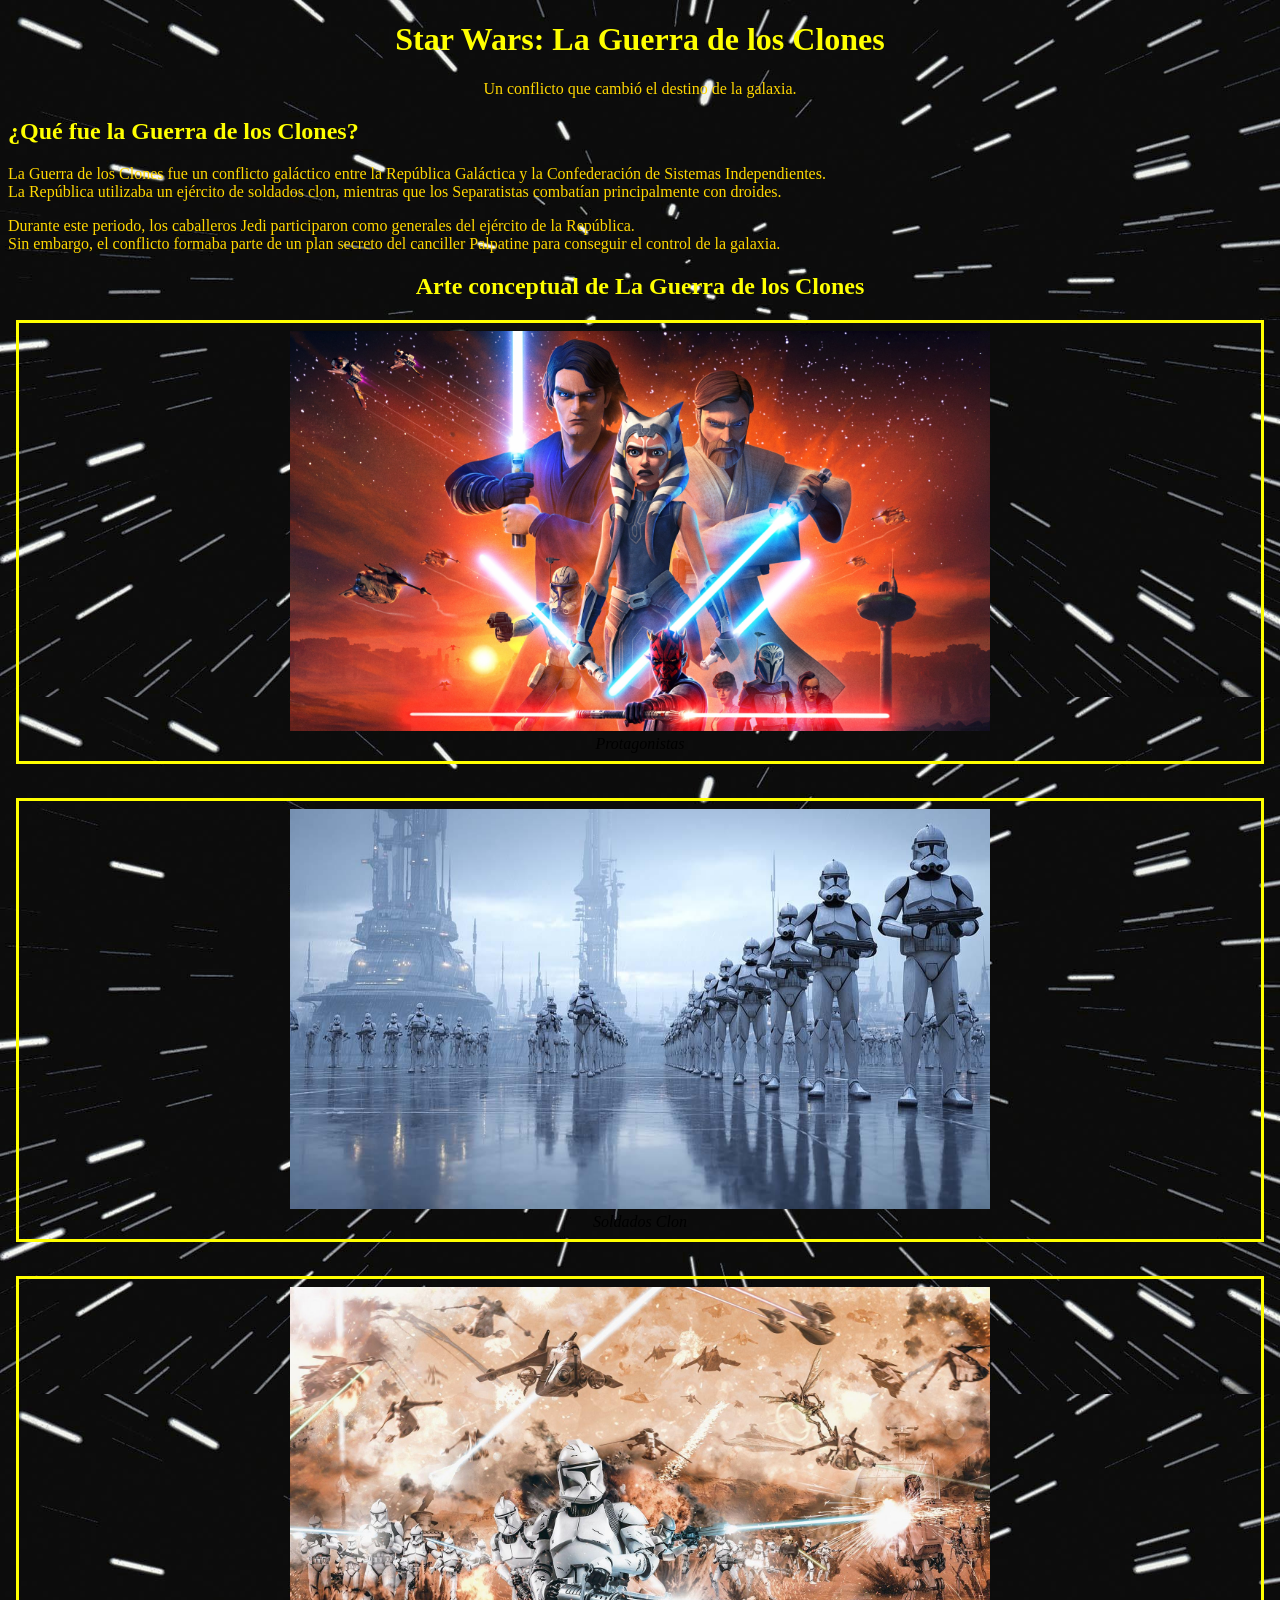
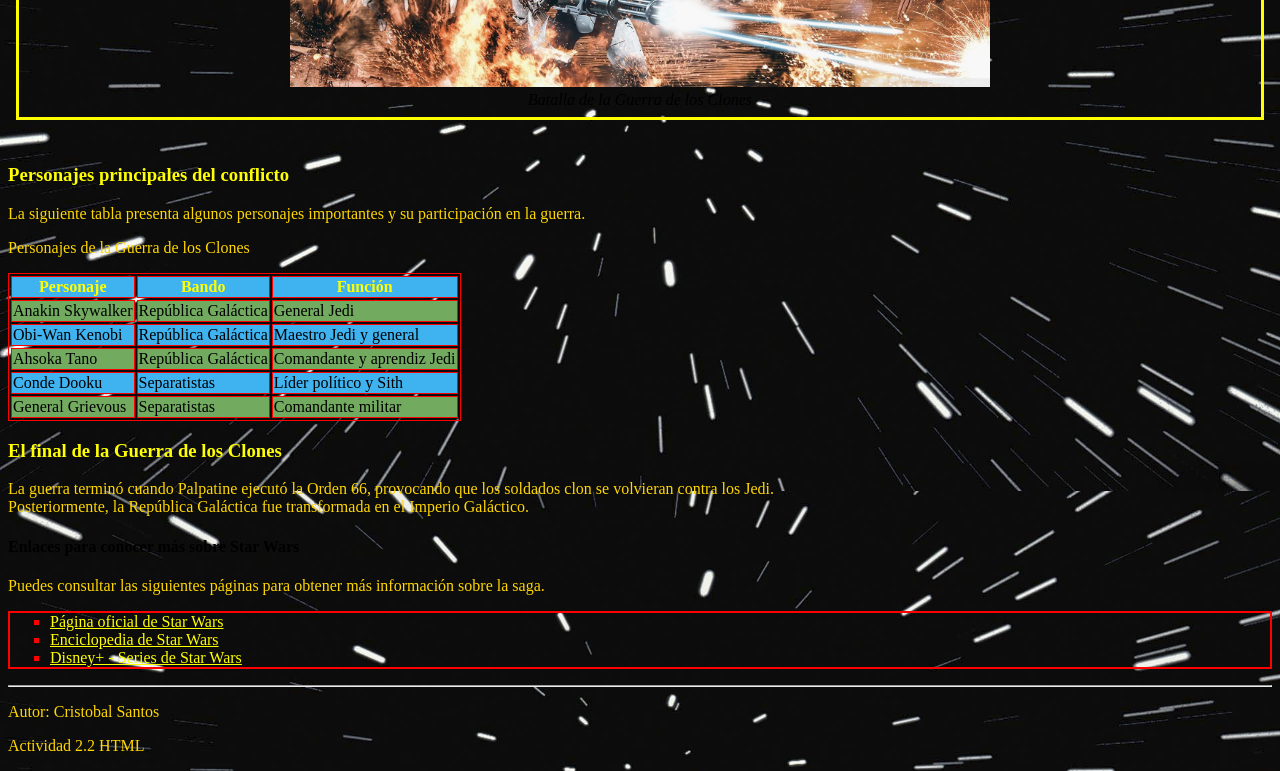
<file: Tasca_2_3_Cristobal_Santos/index.html>
<!DOCTYPE html>
<html lang="es">

<head>
    <!-- Codificación de caracteres -->
    <meta charset="UTF-8">
    <meta name="viewport" content="width=device-width, initial-scale=1.0">
    <title>Star Wars: La Guerra de los Clones</title>
    <!-- Metadatos para los motores de búsqueda -->
    <meta name="description" content="Información sobre la Guerra de los Clones de Star Wars, sus personajes, ejércitos y acontecimientos principales.">
    <meta name="keywords" content="Star Wars, Guerra de los Clones, Jedi, República Galáctica, Separatistas, Anakin Skywalker, Obi-Wan Kenobi">
    <meta name="author" content="Cristobal Santos">

<style>    

 /* Aplicamos una imagen de fondo relacionada con el tema principal */
    body {
        background-image:url('imagenes/background.jpeg');
        background-size: auto;
        background-size: contain;
    }

/* Aplicamos color a los encabezados h1, h2 y h3*/
    h1,h2,h3 {
        color: yellow;
    }

/* borde de tabla */
table, th, td {
  border: 1px solid red;
}

figure {
  float: center;
  width: auto;
  text-align: center;
  tec;
  font-style: italic;
  text-indent: 0;
  border: solid yellow;
  margin: 0.5em;
  padding: 0.5em;
}

/* color de letra de encabezado de tabla */
th {
  color: yellow;
}

/* Color de filas par */
    tr:nth-child(even){
     background-color: rgb(114, 171, 96);
     }
 
/* Color de filas impar */
tr:nth-child(odd){ 
 background-color: rgb(63, 178, 240);
}

/* Aplicamos color a los parrafos */
    p {
        color: gold;
    }

ul {
  list-style-type: square;
  border: 2px solid red;
}

li {
    color: red;
}


/* Estilos de enlace diferentes a los por defecto.*/  
/* Enlace no visitado. */ 
  a:link {color: yellow}
 
/* Enlace visitado. */
  a:visited { color:greenyellow}

/* Pie de pagina. */
footer{
    align-items: center;
}
.textcenter{
    text-align: center;
}


</style>
</head>
<body>

    <!-- Encabezado principal de la página -->

    <h1 class="textcenter">Star Wars: La Guerra de los Clones</h1>

    <!-- Descripción y contenido -->

    <p class="textcenter">Un conflicto que cambió el destino de la galaxia.</p>

    <h2>¿Qué fue la Guerra de los Clones?</h2>
    <p>
        La Guerra de los Clones fue un conflicto galáctico
        entre la República Galáctica y la Confederación de
        Sistemas Independientes.<br> La República utilizaba
        un ejército de soldados clon, mientras que los
        Separatistas combatían principalmente con droides.
    </p>
    <p>
        Durante este periodo, los caballeros Jedi
        participaron como generales del ejército de
        la República.<br> Sin embargo, el conflicto formaba
        parte de un plan secreto del canciller Palpatine
        para conseguir el control de la galaxia.
    </p>

    <h2 class="textcenter">Arte conceptual de La Guerra de los Clones</h2>

    <!-- Sección de imágenes -->

	<figure>
    <img src="imagenes/protagonistas.jpg" alt="Protagonistas" width="700" height="400">
    <figcaption>Protagonistas</figcaption>
	</figure>
	<br>
	<figure>
    <img src="imagenes/soldados_clon.jpeg" alt="Soldados clon" width="700" height="400">
    <figcaption>Soldados Clon</figcaption>
	</figure>
	<br>
	<figure>
    <img src="imagenes/batalla.jpeg" alt="Batalla de la Guerra de los Clones" width="700" height="400">
    <figcaption>Batalla de la Guerra de los Clones</figcaption>
	</figure>
	<br>

    <h3>Personajes principales del conflicto</h3>
    <p>
        La siguiente tabla presenta algunos personajes
        importantes y su participación en la guerra.
    </p>

    <!-- Tabla de contenido con personajes -->

    <table>
<p>Personajes de la Guerra de los Clones</p>
        <tr>
            <th>Personaje</th>
            <th>Bando</th>
            <th>Función</th>
        </tr>
        <tr>
            <td>Anakin Skywalker</td>
            <td>República Galáctica</td>
            <td>General Jedi</td>
        </tr>
        <tr>
            <td>Obi-Wan Kenobi</td>
            <td>República Galáctica</td>
            <td>Maestro Jedi y general</td>
        </tr>
        <tr>
            <td>Ahsoka Tano</td>
            <td>República Galáctica</td>
            <td>Comandante y aprendiz Jedi</td>
        </tr>
        <tr>
            <td>Conde Dooku</td>
            <td>Separatistas</td>
            <td>Líder político y Sith</td>
        </tr>
        <tr>
            <td>General Grievous</td>
            <td>Separatistas</td>
            <td>Comandante militar</td>
        </tr>
    </table>


    <h3>El final de la Guerra de los Clones</h3>
    <p>
        La guerra terminó cuando Palpatine ejecutó
        la Orden 66, provocando que los soldados clon
        se volvieran contra los Jedi.<br> Posteriormente,
        la República Galáctica fue transformada
        en el Imperio Galáctico.
    </p>

    <!-- Lista de enlaces externos -->

    <h4>Enlaces para conocer más sobre Star Wars</h4>

    <p>
        Puedes consultar las siguientes páginas para obtener más información sobre la saga.
    </p>

    <ul>
        <li>
            <a href="https://www.starwars.com/">Página oficial de Star Wars</a>
        </li>

        <li>
            <a href="https://starwars.fandom.com/es/wiki/Portada">Enciclopedia de Star Wars </a>
        </li>
        <li>
            <a href="https://www.disneyplus.com/">Disney+ - Series de Star Wars</a>
        </li>
    </ul>

<footer>
    <!-- Información del autor -->

    <hr>

    <p>Autor: Cristobal Santos</p>
    <p>Actividad 2.2 HTML</p>

</footer>

</body>
</html>
</file>
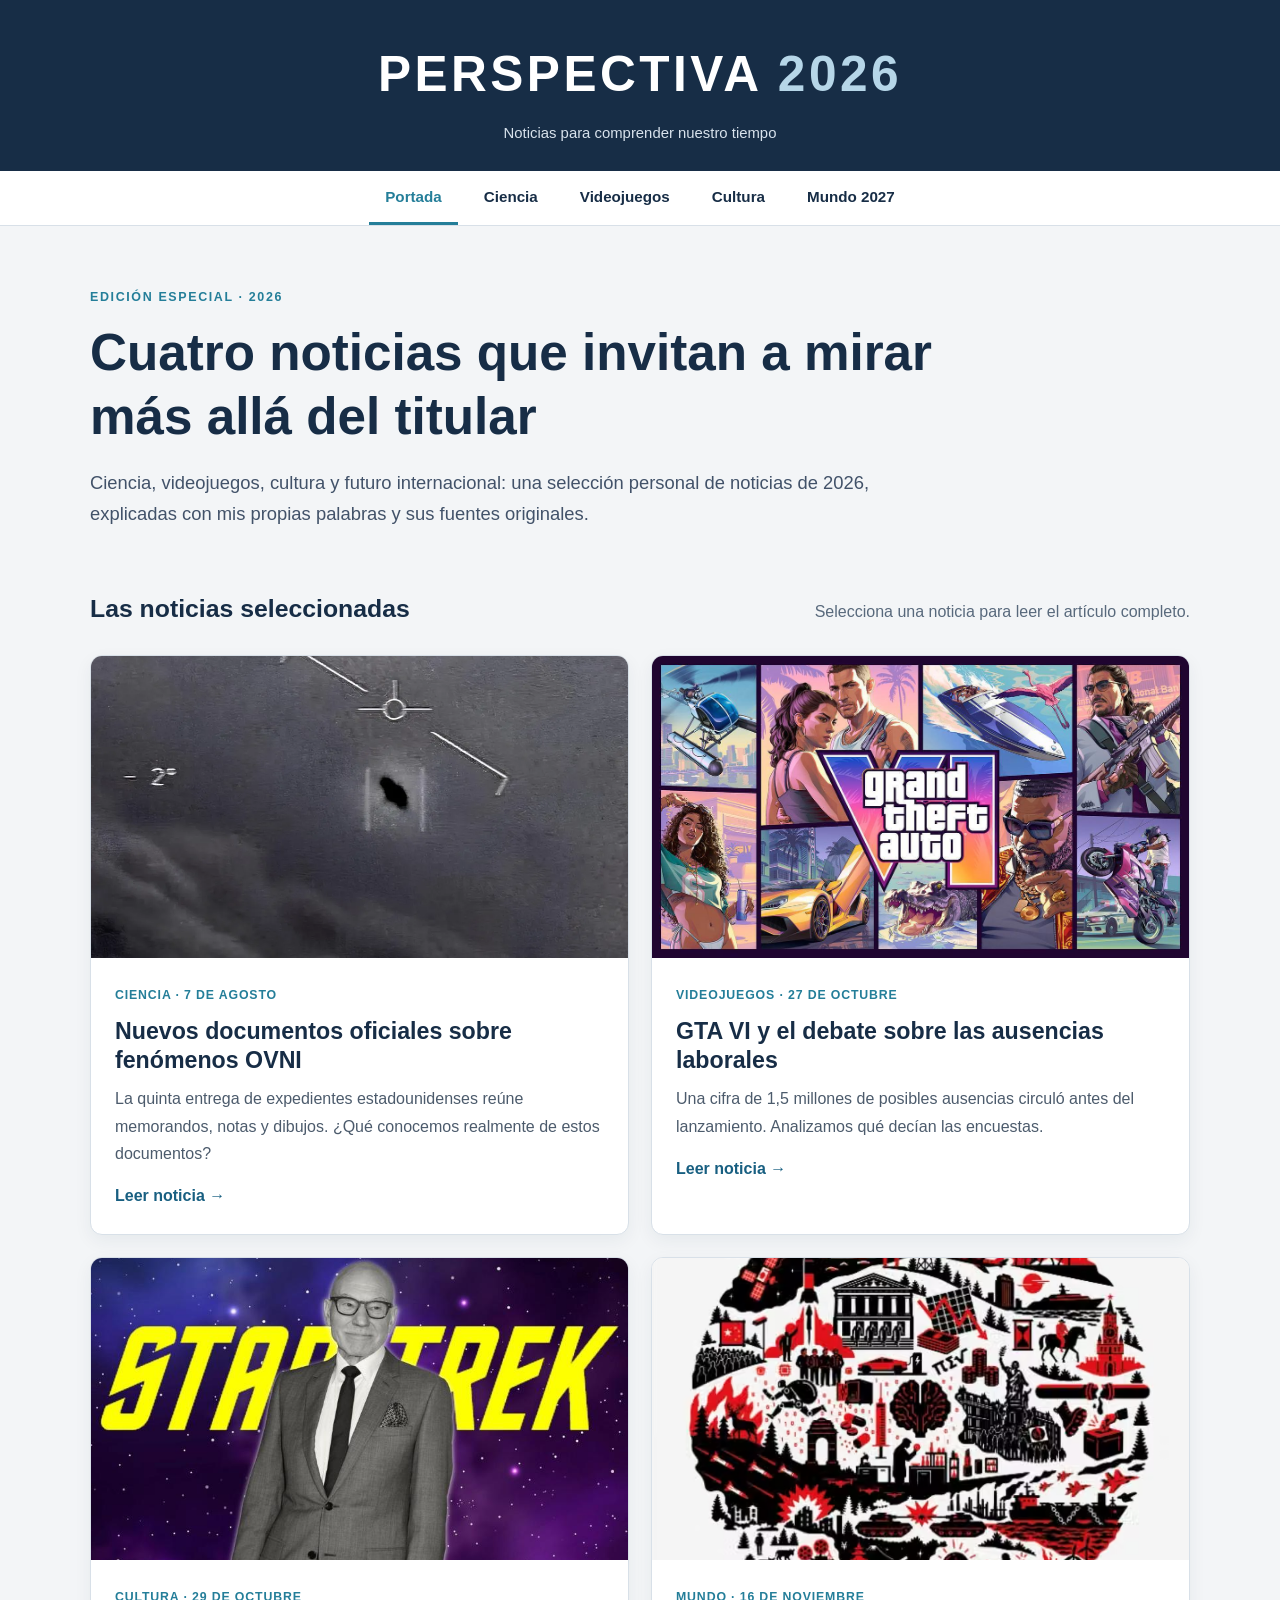
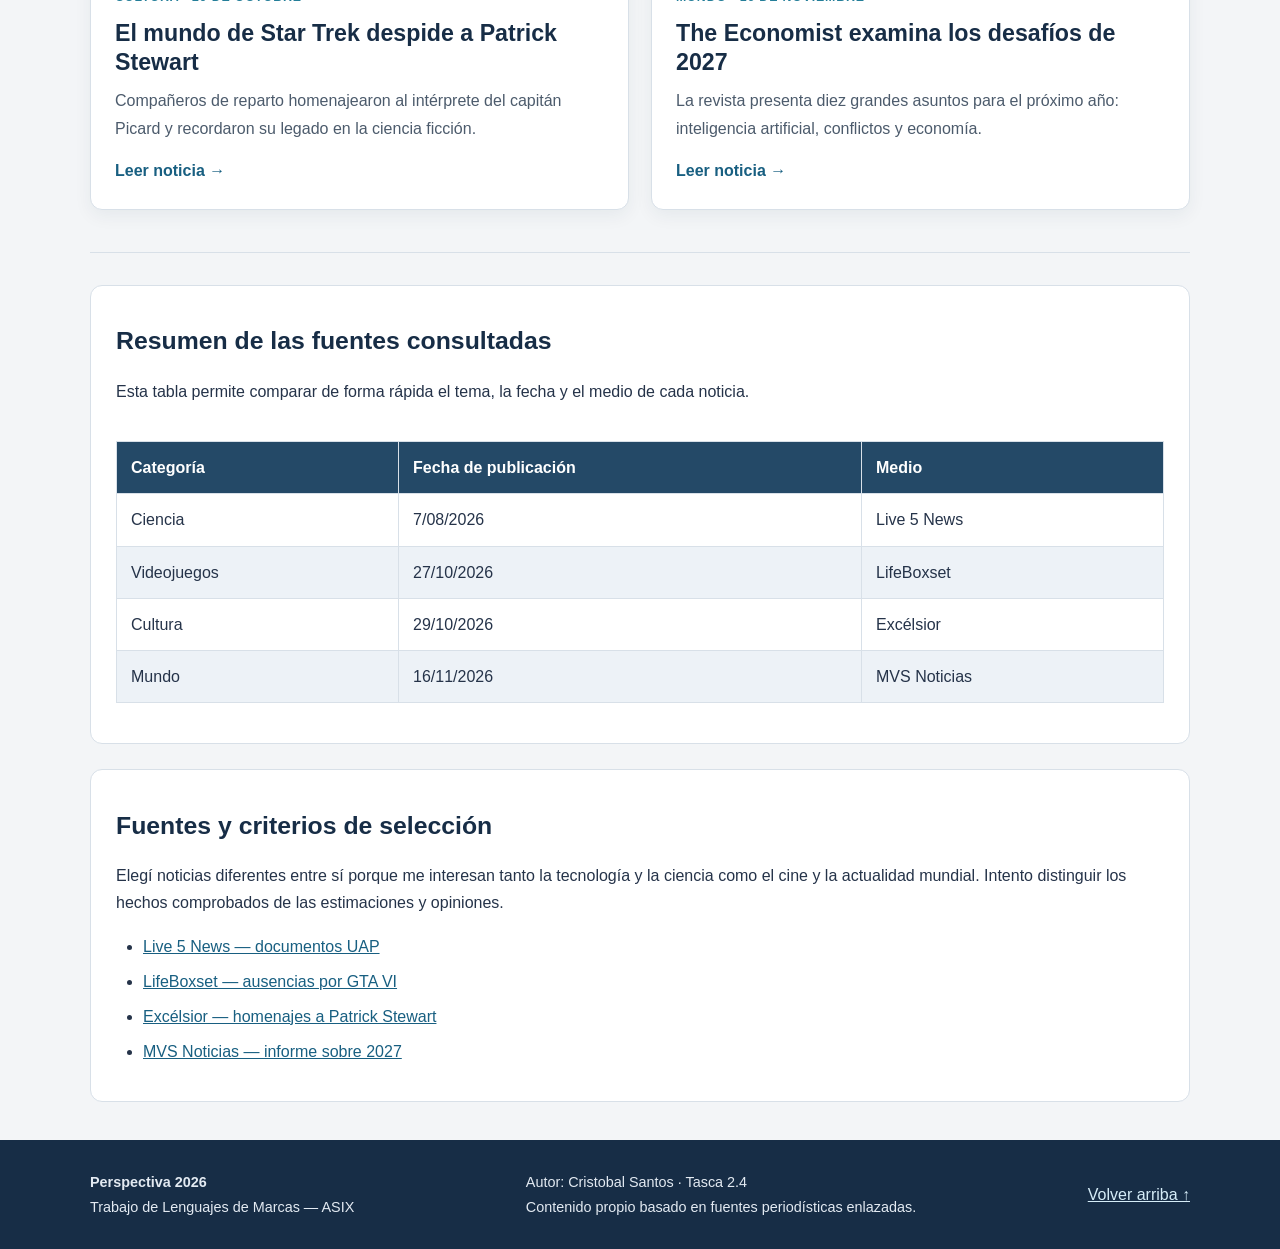
<file: Tasca_2_4_Cristobal_Santos/index.html>
<!DOCTYPE html>
<html lang="es">
<head>
    <!-- Configuración del documento y metadatos para buscadores -->
    <meta charset="UTF-8">
    <meta name="viewport" content="width=device-width, initial-scale=1.0">
    <meta name="description" content="Noticias del año 2026 sobre archivos OVNI, GTA VI, Patrick Stewart y el informe mundial de The Economist.">
    <meta name="author" content="Cristobal Santos">
    <meta name="keywords" content="noticias 2026, actualidad, ciencia, videojuegos, cultura, mundo">
    <title>Portada | Perspectiva 2026</title>

    <!-- CSS independiente: compartimos los mismos estilos en todas las páginas -->
    <link rel="stylesheet" href="css/estilos.css">
    <link rel="icon" type="image/png" href="imagenes/favicon-perspectiva.png">
</head>
<body>
    <!-- Cabecera común: identidad del periódico escolar -->
    <header class="cabecera" id="inicio">
        <div class="contenedor cabecera-interior">
            <p class="marca"><a href="index.html">PERSPECTIVA <span>2026</span></a></p>
            <p class="lema">Noticias para comprender nuestro tiempo</p>
        </div>
    </header>

    <!-- Menú de navegación entre las cinco páginas HTML -->
    <nav class="navegacion" aria-label="Navegación principal">
        <div class="contenedor enlaces-nav">
                <a href="index.html" aria-current="page">Portada</a>
                <a href="ovnis.html">Ciencia</a>
                <a href="gta6.html">Videojuegos</a>
                <a href="Patric-Stewart.html">Cultura</a>
                <a href="the-economist.html">Mundo 2027</a>
        </div>
    </nav>

    <!-- Zona principal: contenido específico de esta página -->
    <main class="contenedor" id="contenido">
        <!-- Presentación de la portada y noticia destacada -->
        <section class="introduccion" aria-labelledby="titulo-portada">
            <p class="sobrelinea">EDICIÓN ESPECIAL · 2026</p>
            <h1 id="titulo-portada">Cuatro noticias que invitan a mirar más allá del titular</h1>
            <p class="entrada">Ciencia, videojuegos, cultura y futuro internacional: una selección personal de noticias de 2026, explicadas con mis propias palabras y sus fuentes originales.</p>
        </section>

        <section class="portada-noticias" id="noticias" aria-labelledby="ultimas-noticias">
            <div class="cabecera-seccion">
                <h2 id="ultimas-noticias">Las noticias seleccionadas</h2>
                <p>Selecciona una noticia para leer el artículo completo.</p>
            </div>

            <!-- Cada article representa una noticia independiente -->
            <div class="rejilla-noticias">
                <article class="tarjeta-noticia destacada" id="ciencia">
                    <a class="imagen-enlace" href="ovnis.html">
                        <img src="imagenes/uap.jpg" alt="Ilustración de un objeto no identificado observado desde un radar" width="1200" height="675">
                    </a>
                    <div class="tarjeta-cuerpo">
                        <span class="categoria">CIENCIA · 7 DE AGOSTO</span>
                        <h3><a href="ovnis.html">Nuevos documentos oficiales sobre fenómenos OVNI</a></h3>
                        <p>La quinta entrega de expedientes estadounidenses reúne memorandos, notas y dibujos. ¿Qué conocemos realmente de estos documentos?</p>
                        <a class="enlace-lectura" href="ovnis.html">Leer noticia →</a>
                    </div>
                </article>

                <article class="tarjeta-noticia" id="videojuegos">
                    <a class="imagen-enlace" href="gta6.html">
                        <img src="imagenes/gtavi.jpg" alt="Ilustración de un mando de videojuegos y una ciudad nocturna" width="1200" height="675">
                    </a>
                    <div class="tarjeta-cuerpo">
                        <span class="categoria">VIDEOJUEGOS · 27 DE OCTUBRE</span>
                        <h3><a href="gta6.html">GTA VI y el debate sobre las ausencias laborales</a></h3>
                        <p>Una cifra de 1,5 millones de posibles ausencias circuló antes del lanzamiento. Analizamos qué decían las encuestas.</p>
                        <a class="enlace-lectura" href="gta6.html">Leer noticia →</a>
                    </div>
                </article>

                <article class="tarjeta-noticia" id="cultura">
                    <a class="imagen-enlace" href="Patric-Stewart.html">
                        <img src="imagenes/patrickS.jpeg" alt="Ilustración conmemorativa de un cielo estrellado y una nave espacial" width="1200" height="675">
                    </a>
                    <div class="tarjeta-cuerpo">
                        <span class="categoria">CULTURA · 29 DE OCTUBRE</span>
                        <h3><a href="Patric-Stewart.html">El mundo de Star Trek despide a Patrick Stewart</a></h3>
                        <p>Compañeros de reparto homenajearon al intérprete del capitán Picard y recordaron su legado en la ciencia ficción.</p>
                        <a class="enlace-lectura" href="Patric-Stewart.html">Leer noticia →</a>
                    </div>
                </article>

                <article class="tarjeta-noticia" id="mundo">
                    <a class="imagen-enlace" href="the-economist.html">
                        <img src="imagenes/economist27.png" alt="Ilustración editorial original de un globo terrestre y símbolos del año 2027" width="1200" height="675">
                    </a>
                    <div class="tarjeta-cuerpo">
                        <span class="categoria">MUNDO · 16 DE NOVIEMBRE</span>
                        <h3><a href="the-economist.html">The Economist examina los desafíos de 2027</a></h3>
                        <p>La revista presenta diez grandes asuntos para el próximo año: inteligencia artificial, conflictos y economía.</p>
                        <a class="enlace-lectura" href="the-economist.html">Leer noticia →</a>
                    </div>
                </article>
            </div>
        </section>

        <hr>

        <!-- Tabla resumen: ejemplo correcto de table, caption, thead y tbody -->
        <section class="bloque-informativo" aria-labelledby="tabla-resumen">
            <h2 id="tabla-resumen">Resumen de las fuentes consultadas</h2>
            <p>Esta tabla permite comparar de forma rápida el tema, la fecha y el medio de cada noticia.</p>
            <div class="tabla-desplazable">
                <table>
                    <thead>
                        <tr><th scope="col">Categoría</th><th scope="col">Fecha de publicación</th><th scope="col">Medio</th></tr>
                    </thead>
                    <tbody>
                        <tr><td>Ciencia</td><td>7/08/2026</td><td>Live 5 News</td></tr>
                        <tr><td>Videojuegos</td><td>27/10/2026</td><td>LifeBoxset</td></tr>
                        <tr><td>Cultura</td><td>29/10/2026</td><td>Excélsior</td></tr>
                        <tr><td>Mundo</td><td>16/11/2026</td><td>MVS Noticias</td></tr>
                    </tbody>
                </table>
            </div>
        </section>

        <!-- Lista no numerada de enlaces externos: ampliación de información -->
        <section class="bloque-informativo" aria-labelledby="fuentes-portada">
            <h2 id="fuentes-portada">Fuentes y criterios de selección</h2>
            <p>Elegí noticias diferentes entre sí porque me interesan tanto la tecnología y la ciencia como el cine y la actualidad mundial. Intento distinguir los hechos comprobados de las estimaciones y opiniones.</p>
            <ul class="lista-fuentes">
                <li><a href="https://www.live5news.com/2026/08/07/fifth-batch-ufo-files-released-contains-cia-notes-artistic-renderings/" target="_blank" rel="noopener noreferrer">Live 5 News — documentos UAP</a></li>
                <li><a href="https://www.lifeboxset.com/ocio/gta-vi-ausencias/" target="_blank" rel="noopener noreferrer">LifeBoxset — ausencias por GTA VI</a></li>
                <li><a href="https://www.excelsior.com.mx/espectaculos/descansa-paz-amigo-mio-actores-pelicula-star-trek-despiden-patrick-stewart" target="_blank" rel="noopener noreferrer">Excélsior — homenajes a Patrick Stewart</a></li>
                <li><a href="https://mvsnoticias.com/mundo/2026/11/16/revela-the-economist-su-portada-2027-guerras-ia-y-crisis-globales-753728.html" target="_blank" rel="noopener noreferrer">MVS Noticias — informe sobre 2027</a></li>
            </ul>
        </section>
    </main>

    <!-- Pie de página con autor, asignatura y retorno al inicio -->
    <footer class="pie">
        <div class="contenedor pie-interior">
            <p><strong>Perspectiva 2026</strong><br>Trabajo de Lenguajes de Marcas — ASIX</p>
            <p>Autor: Cristobal Santos · Tasca 2.4<br>Contenido propio basado en fuentes periodísticas enlazadas.</p>
            <a href="#inicio">Volver arriba ↑</a>
        </div>
    </footer>
</body>
</html>
</file>
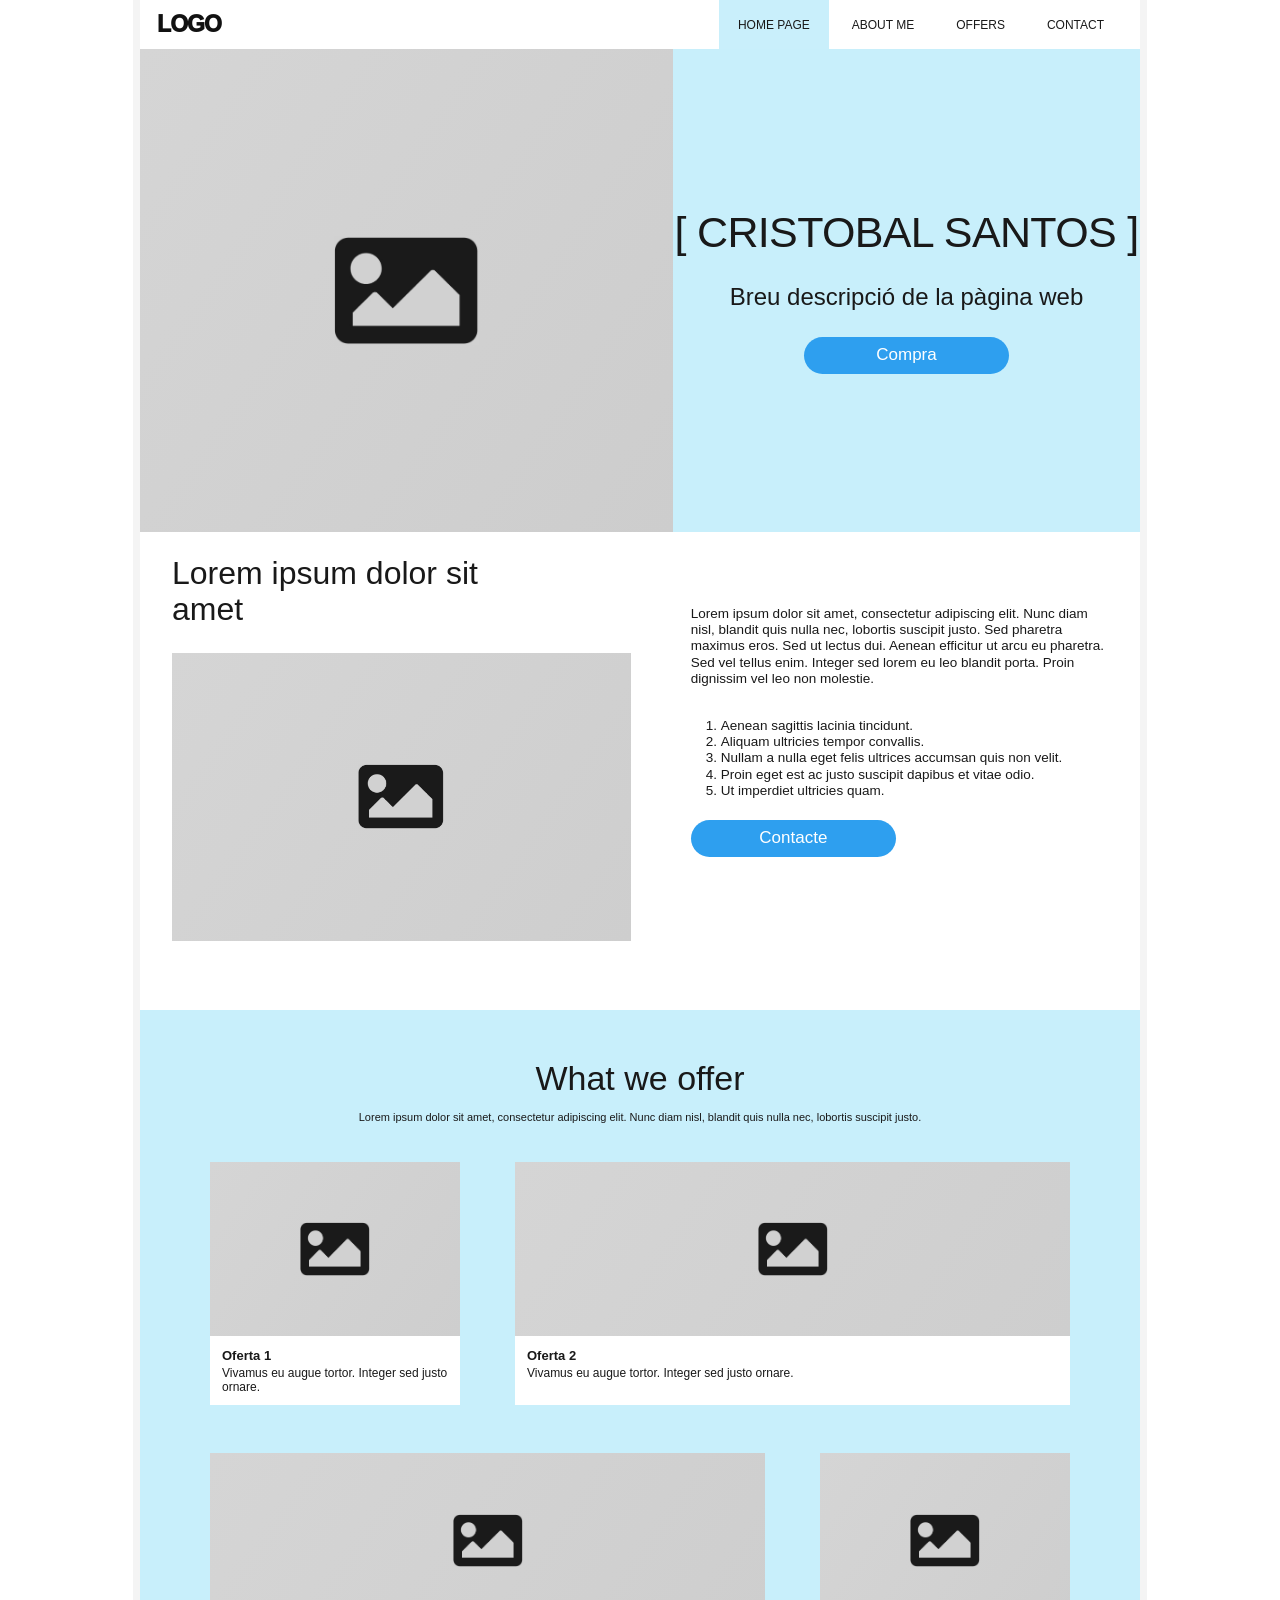
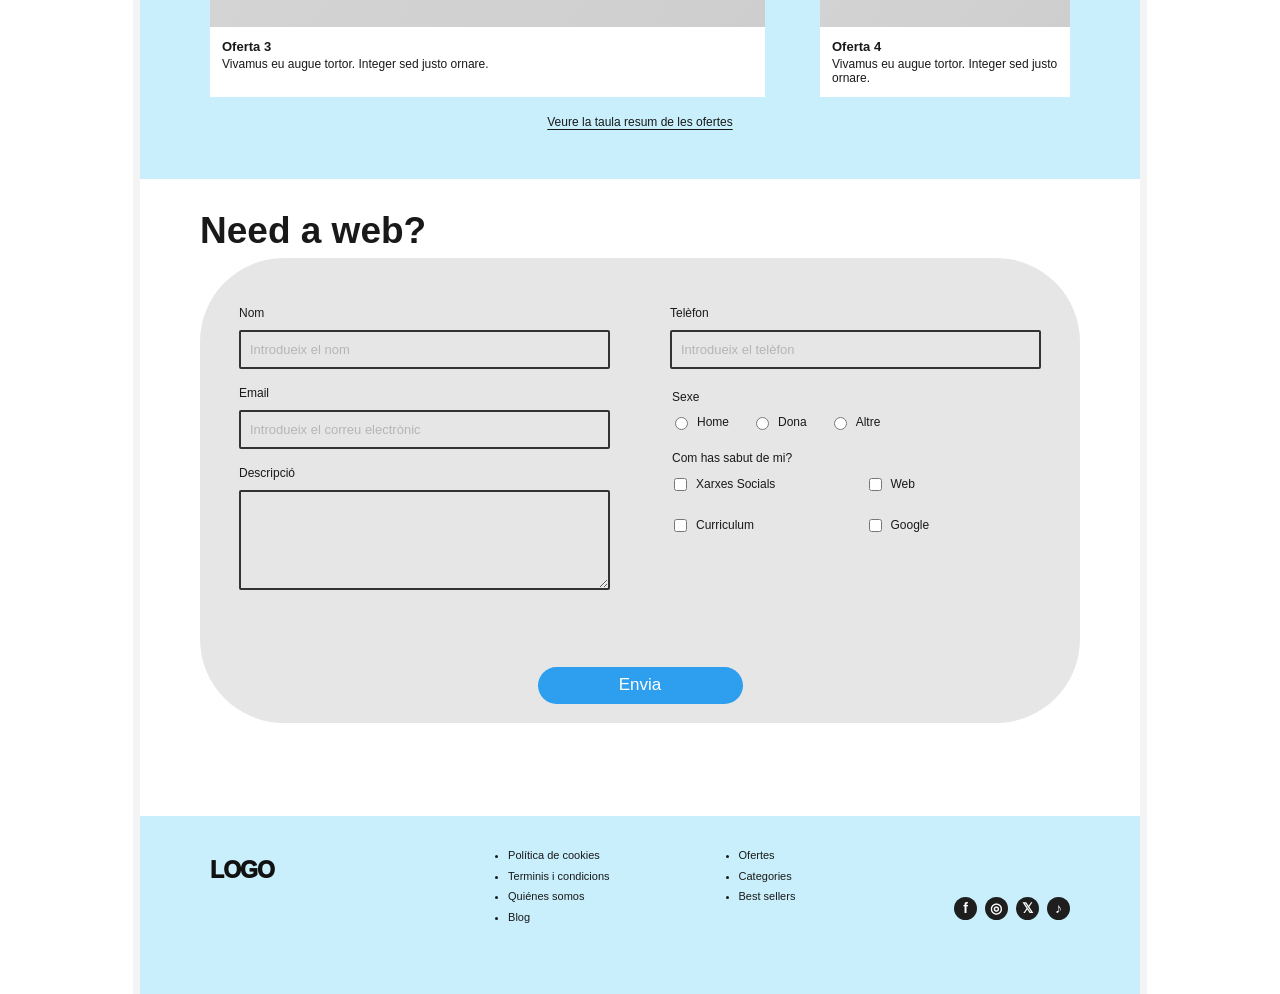
<file: Tasca_2_5_Cristobal_Santos/index.html>
<!DOCTYPE html>
<html lang="ca">
<head>
    <!-- Datos basicos de la pagina y configuracion para dispositivos moviles. -->
    <meta charset="UTF-8">
    <meta name="viewport" content="width=device-width, initial-scale=1.0">
    <meta name="description" content="Página de ejemplo creada con HTML5 y CSS Grid y Flexbox para la Tasca 2.5.">
    <meta name="author" content="Cristobal Santos">
    <title>Tasca 2.5 - Pagina de mostra</title>

    <!-- Hoja de estilos externa obligatoria. -->
    <link rel="stylesheet" href="estil.css">
</head>
<body>
    <!-- La página se ha organizado en bloques semánticos (HTML5). -->
    <div class="pagina" id="inici">
        <!-- CABECERA: logotipo y menú, distribuidos con Flexbox. -->
        <header class="capcalera">
            <a class="logo" href="#inici" aria-label="Tornar a l'inici">LOGO</a>
            <nav class="menu" aria-label="Navegació principal">
                <a class="actiu" href="#inici" aria-current="page">HOME PAGE</a>
                <a href="#sobre-mi">ABOUT ME</a>
                <a href="#ofertes">OFFERS</a>
                <a href="#contacte">CONTACT</a>
            </nav>
        </header>

        <main>
            <!-- PRIMER BLOQUE: imagen grande y texto en dos columnas. -->
            <section class="portada" aria-labelledby="titol-principal">
                <div class="portada-imatge">
                    <img src="imagenes/icono-imagen.png" alt="Espai d'imatge de mostra de la portada">
                </div>
                <div class="portada-contingut">
                    <h1 id="titol-principal">[ CRISTOBAL SANTOS ]</h1>
                    <p>Breu descripció de la pàgina web</p>
                    <a class="boto" href="#ofertes">Compra</a>
                </div>
            </section>

            <!-- SOBRE MÍ: una segunda distribución de dos columnas con Flexbox. -->
            <section class="sobre-mi" id="sobre-mi" aria-labelledby="titol-sobre-mi">
                <div class="sobre-imatge">
                    <h2 id="titol-sobre-mi">Lorem ipsum dolor sit<br>amet</h2>
                    <div class="sobre-foto"><img src="imagenes/icono-imagen.png" alt="Espai reservat per a una imatge informativa"></div>
                </div>
                <div class="sobre-text">
                    <p>Lorem ipsum dolor sit amet, consectetur adipiscing elit. Nunc diam nisl, blandit quis nulla nec, lobortis suscipit justo. Sed pharetra maximus eros. Sed ut lectus dui. Aenean efficitur ut arcu eu pharetra. Sed vel tellus enim. Integer sed lorem eu leo blandit porta. Proin dignissim vel leo non molestie.</p>
                    <ol>
                        <li>Aenean sagittis lacinia tincidunt.</li>
                        <li>Aliquam ultricies tempor convallis.</li>
                        <li>Nullam a nulla eget felis ultrices accumsan quis non velit.</li>
                        <li>Proin eget est ac justo suscipit dapibus et vitae odio.</li>
                        <li>Ut imperdiet ultricies quam.</li>
                    </ol>
                    <a class="boto" href="#contacte">Contacte</a>
                </div>
            </section>

            <!-- OFERTAS: CSS Grid permite variar el ancho de las cuatro tarjetas. -->
            <section class="ofertes" id="ofertes" aria-labelledby="titol-ofertes">
                <h2 id="titol-ofertes">What we offer</h2>
                <p class="descripcio-ofertes">Lorem ipsum dolor sit amet, consectetur adipiscing elit. Nunc diam nisl, blandit quis nulla nec, lobortis suscipit justo.</p>
                <div class="graella-ofertes">
                    <article class="targeta-oferta oferta-1">
                        <div class="targeta-imatge"><img src="imagenes/icono-imagen.png" alt="Imatge de la primera oferta"></div>
                        <div class="targeta-text">
                            <h3>Oferta 1</h3>
                            <p>Vivamus eu augue tortor. Integer sed justo ornare.</p>
                        </div>
                    </article>
                    <article class="targeta-oferta oferta-2">
                        <div class="targeta-imatge"><img src="imagenes/icono-imagen.png" alt="Imatge de la segona oferta"></div>
                        <div class="targeta-text">
                            <h3>Oferta 2</h3>
                            <p>Vivamus eu augue tortor. Integer sed justo ornare.</p>
                        </div>
                    </article>
                    <article class="targeta-oferta oferta-3">
                        <div class="targeta-imatge"><img src="imagenes/icono-imagen.png" alt="Imatge de la tercera oferta"></div>
                        <div class="targeta-text">
                            <h3>Oferta 3</h3>
                            <p>Vivamus eu augue tortor. Integer sed justo ornare.</p>
                        </div>
                    </article>
                    <article class="targeta-oferta oferta-4">
                        <div class="targeta-imatge"><img src="imagenes/icono-imagen.png" alt="Imatge de la quarta oferta"></div>
                        <div class="targeta-text">
                            <h3>Oferta 4</h3>
                            <p>Vivamus eu augue tortor. Integer sed justo ornare.</p>
                        </div>
                    </article>
                </div>

                <!-- La rúbrica evalúa una tabla, aunque no aparece en la imagen.
                     Se incluye dentro de details para mantener la fidelidad visual
                     de la maqueta y poder consultarla al desplegarla, sin JavaScript. -->
                <details class="taula-opcional">
                    <summary>Veure la taula resum de les ofertes</summary>
                    <div class="taula-responsive">
                        <table>
                            <caption>Resum de les quatre ofertes de la pàgina</caption>
                            <thead>
                                <tr><th scope="col">Oferta</th><th scope="col">Descripció</th></tr>
                            </thead>
                            <tbody>
                                <tr><th scope="row">Oferta 1</th><td>Vivamus eu augue tortor.</td></tr>
                                <tr><th scope="row">Oferta 2</th><td>Integer sed justo ornare.</td></tr>
                                <tr><th scope="row">Oferta 3</th><td>Aenean efficitur ut arcu.</td></tr>
                                <tr><th scope="row">Oferta 4</th><td>Proin dignissim vel leo.</td></tr>
                            </tbody>
                        </table>
                    </div>
                </details>
            </section>

            <!-- CONTACTO: formulario con campos agrupados en dos columnas. -->
            <section class="contacte" id="contacte" aria-labelledby="titol-contacte">
                <h2 id="titol-contacte">Need a web?</h2>
                <!-- Formulario demostrativo: no guarda ni envía datos a un servidor. -->
                <form class="formulari" action="index.html#contacte" method="get">
                    <div class="formulari-graella">
                        <div class="columna-formulari">
                            <label for="nom">Nom</label>
                            <input id="nom" name="nom" type="text" placeholder="Introdueix el nom" autocomplete="name" required>

                            <label for="email">Email</label>
                            <input id="email" name="email" type="email" placeholder="Introdueix el correu electrònic" autocomplete="email" required>

                            <label for="descripcio">Descripció</label>
                            <textarea id="descripcio" name="descripcio" rows="4"></textarea>
                        </div>

                        <div class="columna-formulari">
                            <label for="telefon">Telèfon</label>
                            <input id="telefon" name="telefon" type="tel" placeholder="Introdueix el telèfon" autocomplete="tel">

                            <fieldset class="grup-camps">
                                <legend>Sexe</legend>
                                <div class="opcions-sexe">
                                    <label><input type="radio" name="sexe" value="home"> Home</label>
                                    <label><input type="radio" name="sexe" value="dona"> Dona</label>
                                    <label><input type="radio" name="sexe" value="altre"> Altre</label>
                                </div>
                            </fieldset>

                            <fieldset class="grup-camps">
                                <legend>Com has sabut de mi?</legend>
                                <div class="opcions-origen">
                                    <label><input type="checkbox" name="origen" value="xarxes"> Xarxes Socials</label>
                                    <label><input type="checkbox" name="origen" value="web"> Web</label>
                                    <label><input type="checkbox" name="origen" value="curriculum"> Curriculum</label>
                                    <label><input type="checkbox" name="origen" value="google"> Google</label>
                                </div>
                            </fieldset>
                        </div>
                    </div>
                    <button class="boto boto-enviar" type="submit">Envia</button>
                </form>
            </section>
        </main>

        <!-- PIE: enlaces y redes distribuidos con Flexbox. -->
        <footer class="peu-pagina" id="peu-pagina">
            <a class="logo" href="#inici" aria-label="Tornar al principi">LOGO</a>
            <ul class="enllacos-peu">
                <li>Política de cookies</li>
                <li>Terminis i condicions</li>
                <li><a href="#sobre-mi">Quiénes somos</a></li>
                <li><a href="#sobre-mi">Blog</a></li>
            </ul>
            <ul class="enllacos-peu">
                <li><a href="#ofertes">Ofertes</a></li>
                <li><a href="#ofertes">Categories</a></li>
                <li><a href="#ofertes">Best sellers</a></li>
            </ul>
            <div class="xarxes" aria-label="Xarxes socials">
                <a href="https://www.facebook.com/" target="_blank" rel="noopener noreferrer" aria-label="Facebook">f</a>
                <a href="https://www.instagram.com/" target="_blank" rel="noopener noreferrer" aria-label="Instagram">◎</a>
                <a href="https://x.com/" target="_blank" rel="noopener noreferrer" aria-label="X">𝕏</a>
                <a href="https://www.tiktok.com/" target="_blank" rel="noopener noreferrer" aria-label="TikTok">♪</a>
            </div>
        </footer>
    </div>
</body>
</html>
</file>
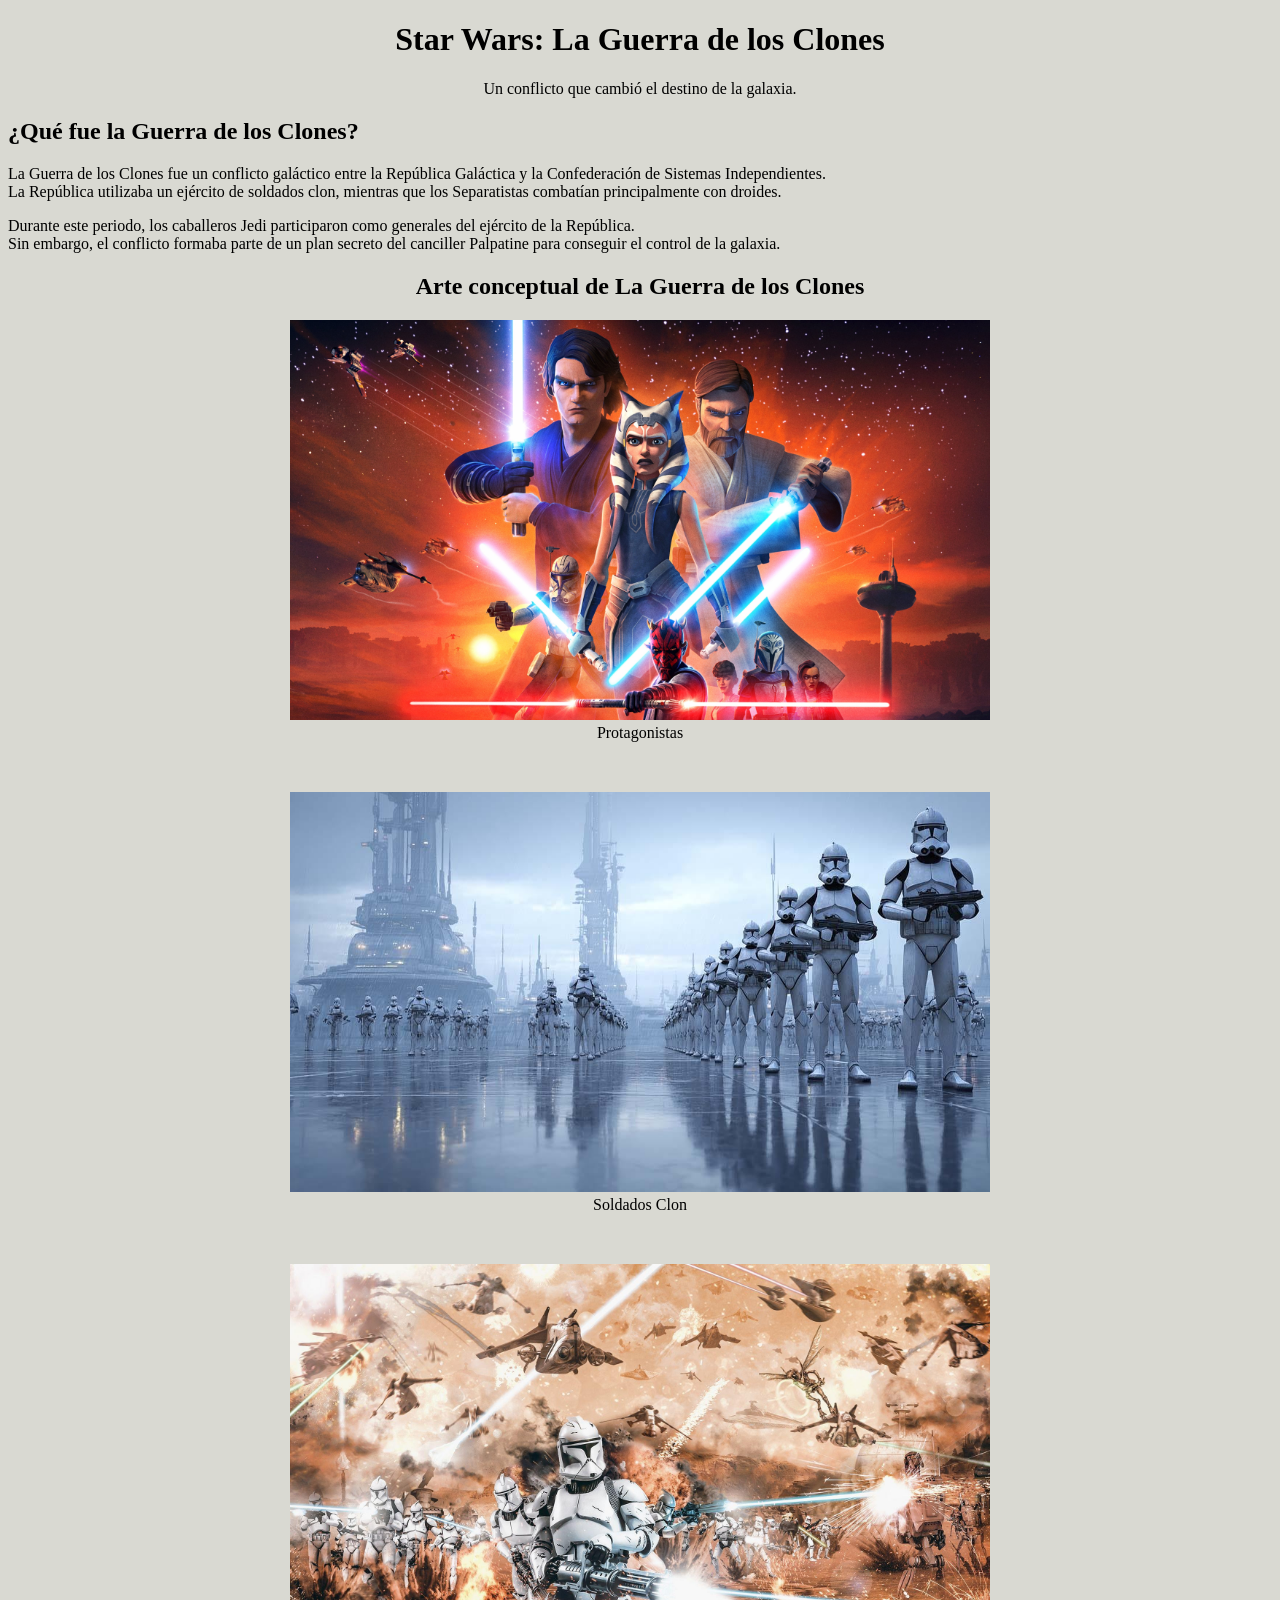
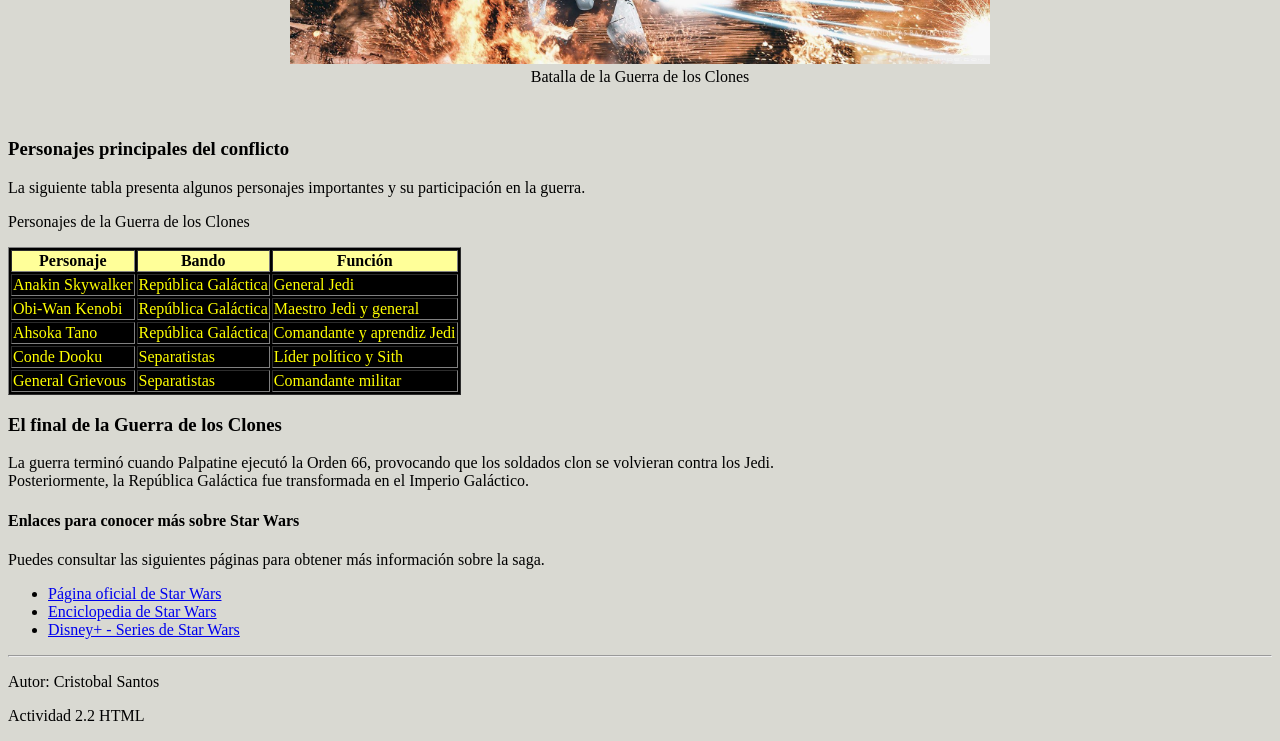
<file: Tasca_2_2_Cristobal_Santos/Tasca2.2html_Cristobal_Santos.html>
<!DOCTYPE html>
<html lang="es">

<head>
    <!-- Codificación de caracteres -->

    <meta charset="UTF-8">
    <meta name="viewport" content="width=device-width, initial-scale=1.0">
    <title>Star Wars: La Guerra de los Clones</title>

    <!-- Metadatos para los motores de búsqueda -->

    <meta name="description" content="Información sobre la Guerra de los Clones de Star Wars, sus personajes, ejércitos y acontecimientos principales.">
    <meta name="keywords" content="Star Wars, Guerra de los Clones, Jedi, República Galáctica, Separatistas, Anakin Skywalker, Obi-Wan Kenobi">
    <meta name="author" content="Cristobal Santos">
</head>

<body bgcolor="#D9D9D2">

    <!-- Encabezado principal de la página -->

    <center>
    <h1>Star Wars: La Guerra de los Clones</h1>
    </center>

    <!-- Descripción y contenido -->

    <center>
    <p>Un conflicto que cambió el destino de la galaxia.</p>
    </center>

    <h2>¿Qué fue la Guerra de los Clones?</h2>
    <p>
        La Guerra de los Clones fue un conflicto galáctico
        entre la República Galáctica y la Confederación de
        Sistemas Independientes.<br> La República utilizaba
        un ejército de soldados clon, mientras que los
        Separatistas combatían principalmente con droides.
    </p>
    <p>
        Durante este periodo, los caballeros Jedi
        participaron como generales del ejército de
        la República.<br> Sin embargo, el conflicto formaba
        parte de un plan secreto del canciller Palpatine
        para conseguir el control de la galaxia.
    </p>
<center>
    <h2>Arte conceptual de La Guerra de los Clones</h2>
</center>

    <!-- Sección de imágenes -->

	<center>
	<figure>
    <img src="imagenes/protagonistas.jpg" alt="Protagonistas" width="700" height="400">
    <figcaption>Protagonistas</figcaption>
	</figure>
	</center>
	<br>
	<center>
	<figure>
    <img src="imagenes/soldados_clon.jpeg" alt="Soldados clon" width="700" height="400">
    <figcaption>Soldados Clon</figcaption>
	</figure>
	</center>
	<br>
	<center>
	<figure>
    <img src="imagenes/batalla.jpeg" alt="Batalla de la Guerra de los Clones" width="700" height="400">
    <figcaption>Batalla de la Guerra de los Clones</figcaption>
	</figure>
	</center>
	<br>

    <h3>Personajes principales del conflicto</h3>
    <p>
        La siguiente tabla presenta algunos personajes
        importantes y su participación en la guerra.
    </p>

    <!-- Tabla de contenido con personajes -->

    <table border="1" bgcolor="000000" style="color:yellow;">
<p>Personajes de la Guerra de los Clones</p>
        <tr bgcolor="FFFF99" style="color:black;">
            <th>Personaje</th>
            <th>Bando</th>
            <th>Función</th>
        </tr>
        <tr>
            <td>Anakin Skywalker</td>
            <td>República Galáctica</td>
            <td>General Jedi</td>
        </tr>
        <tr>
            <td>Obi-Wan Kenobi</td>
            <td>República Galáctica</td>
            <td>Maestro Jedi y general</td>
        </tr>
        <tr>
            <td>Ahsoka Tano</td>
            <td>República Galáctica</td>
            <td>Comandante y aprendiz Jedi</td>
        </tr>
        <tr>
            <td>Conde Dooku</td>
            <td>Separatistas</td>
            <td>Líder político y Sith</td>
        </tr>
        <tr>
            <td>General Grievous</td>
            <td>Separatistas</td>
            <td>Comandante militar</td>
        </tr>
    </table>


    <h3>El final de la Guerra de los Clones</h3>
    <p>
        La guerra terminó cuando Palpatine ejecutó
        la Orden 66, provocando que los soldados clon
        se volvieran contra los Jedi.<br> Posteriormente,
        la República Galáctica fue transformada
        en el Imperio Galáctico.
    </p>

    <!-- Lista de enlaces externos -->

    <h4>Enlaces para conocer más sobre Star Wars</h4>

    <p>
        Puedes consultar las siguientes páginas para obtener más información sobre la saga.
    </p>

    <ul>
        <li>
            <a href="https://www.starwars.com/">Página oficial de Star Wars</a>
        </li>

        <li>
            <a href="https://starwars.fandom.com/es/wiki/Portada">Enciclopedia de Star Wars </a>
        </li>
        <li>
            <a href="https://www.disneyplus.com/">Disney+ - Series de Star Wars</a>
        </li>
    </ul>

    <hr>

    <!-- Información del autor -->

    <p>Autor: Cristobal Santos</p>
    <p>Actividad 2.2 HTML</p>

</body>
</html>
</file>
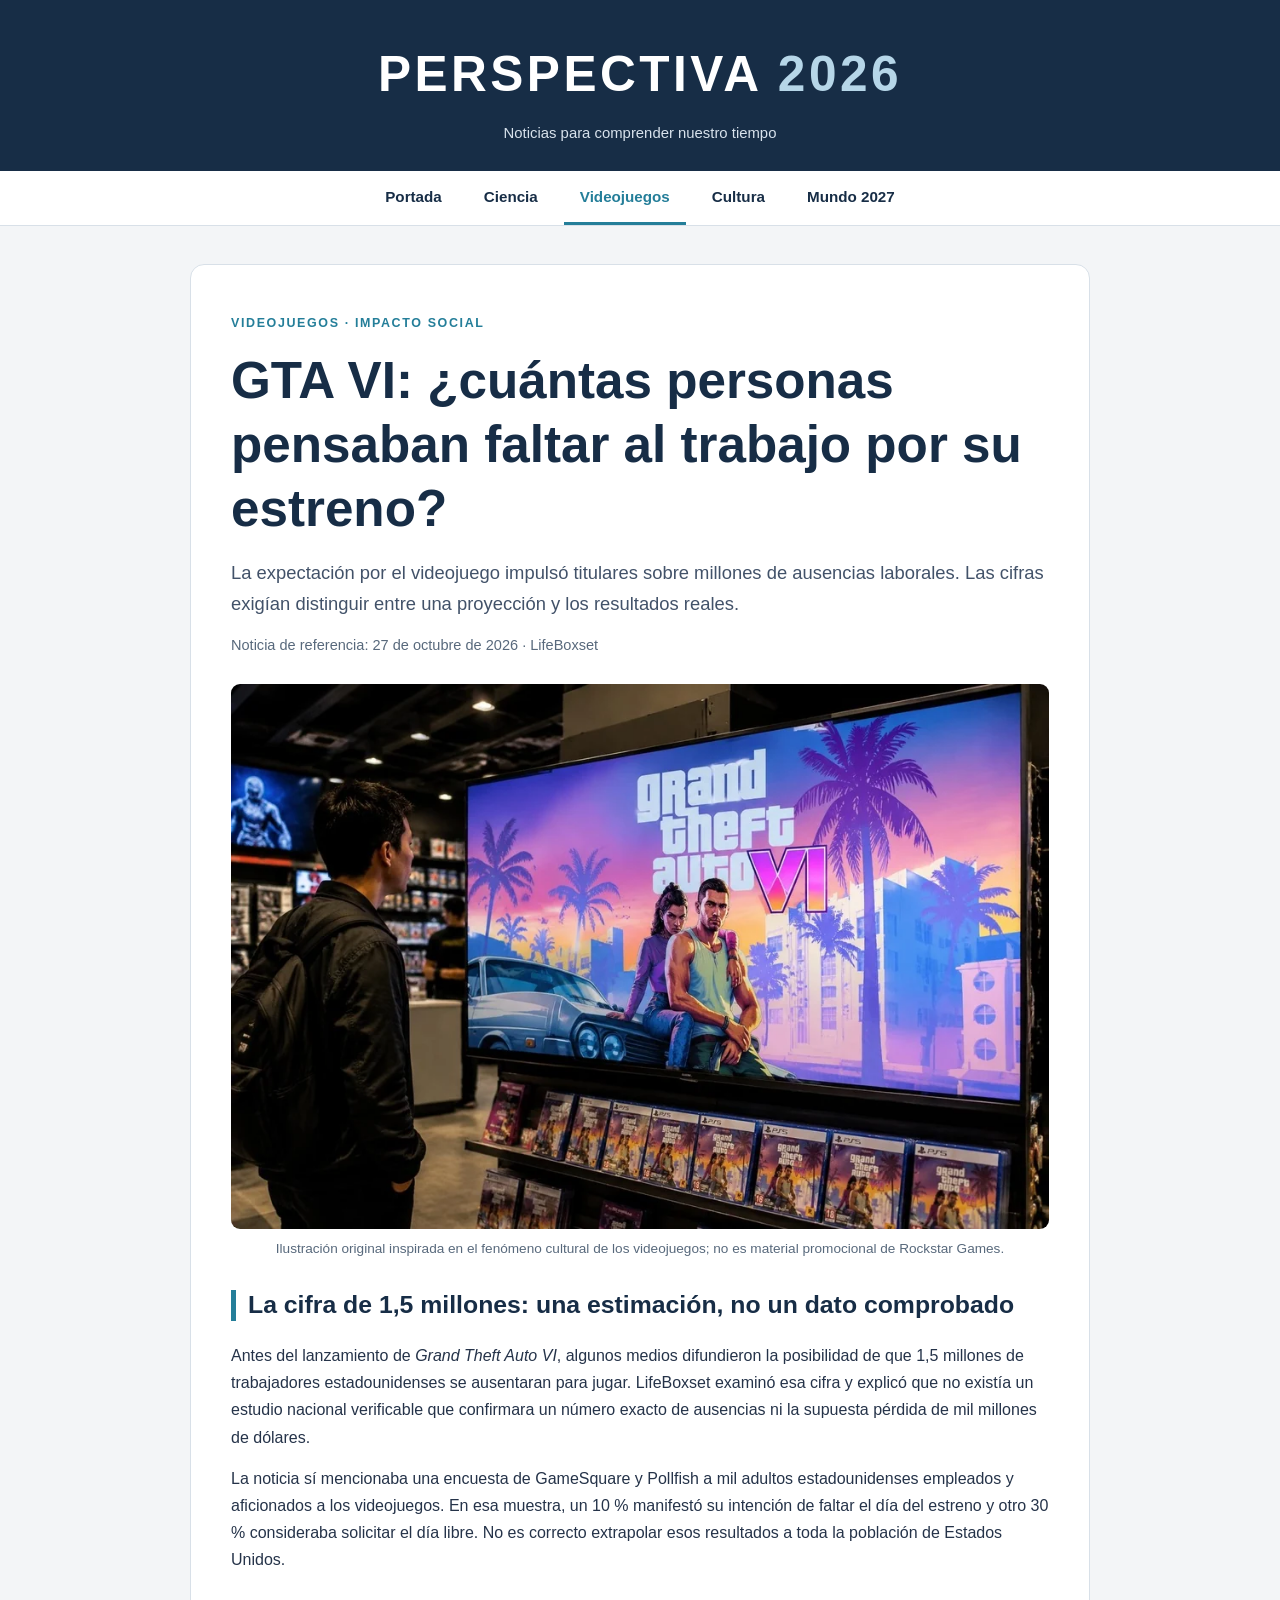
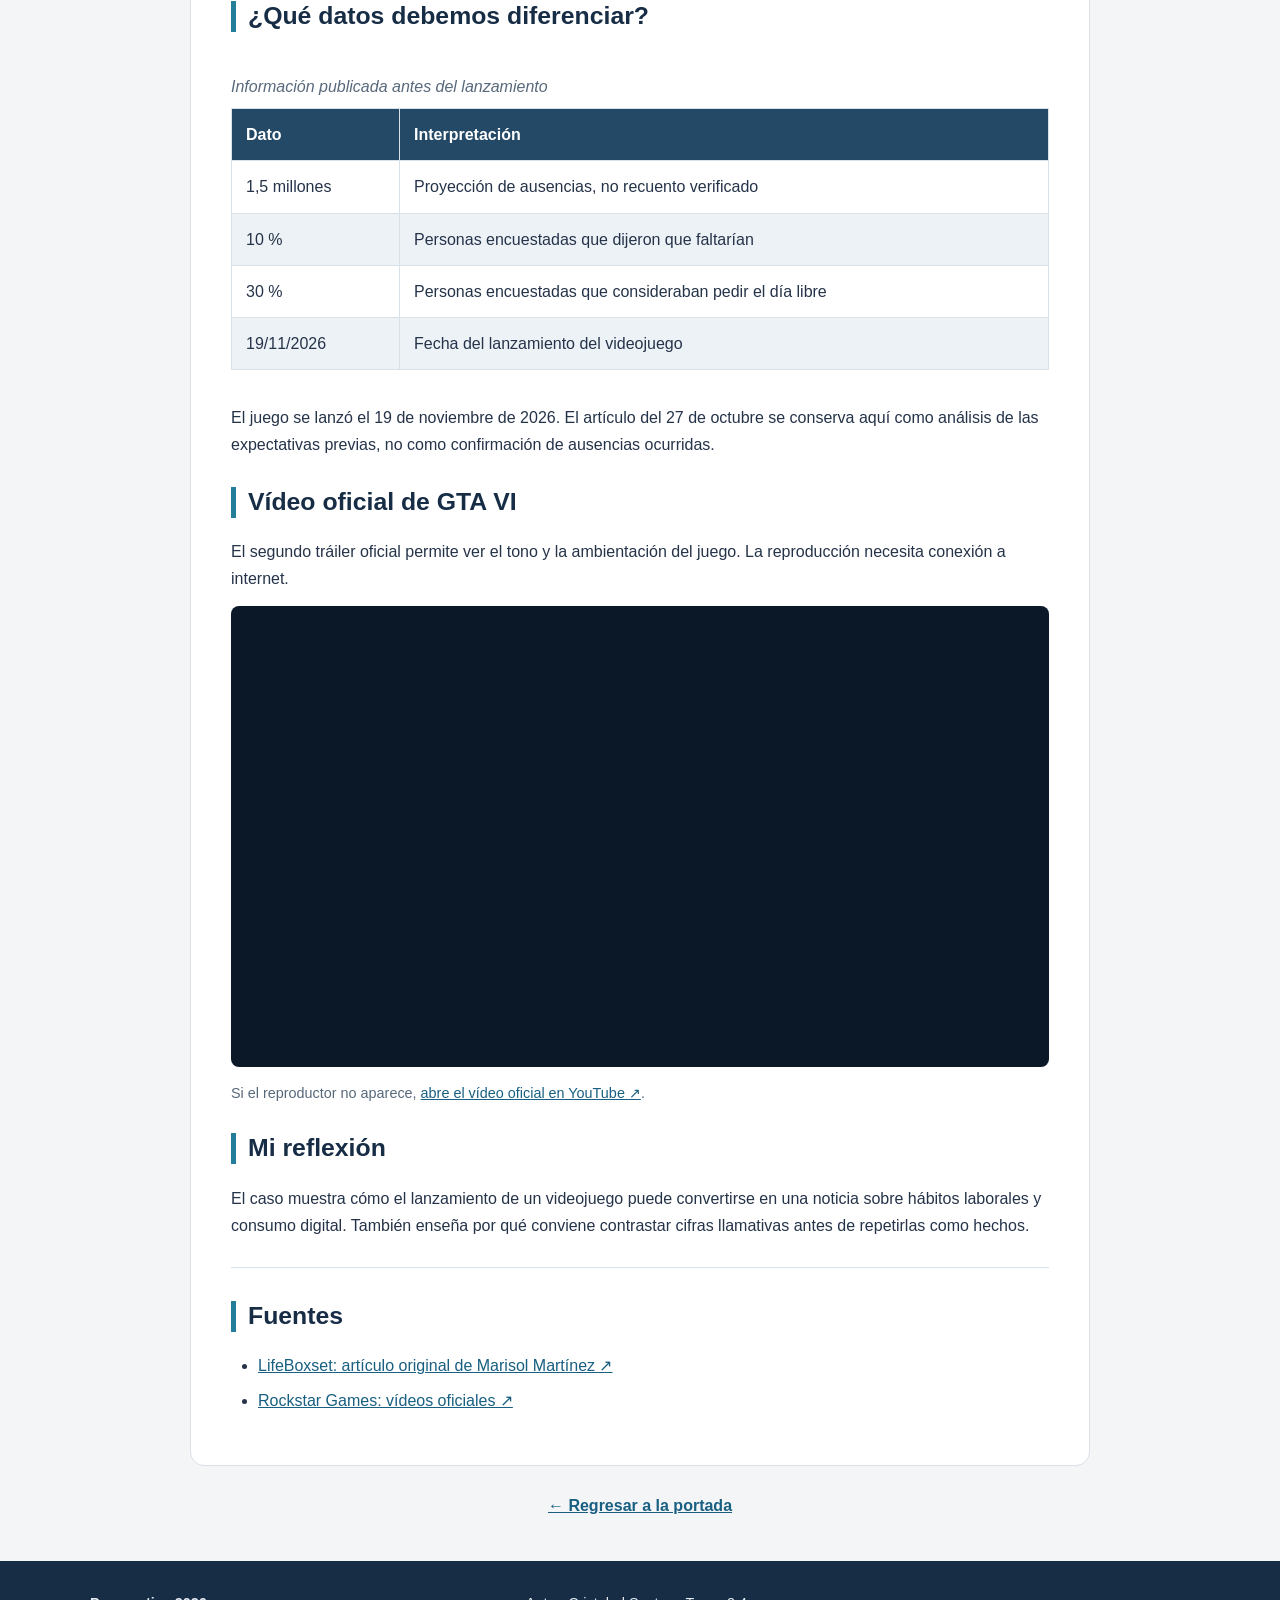
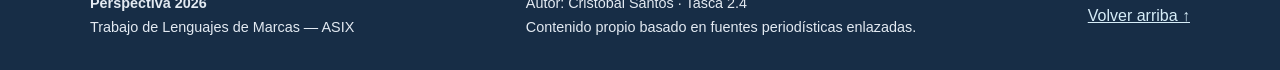
<file: Tasca_2_4_Cristobal_Santos/gta6.html>
<!DOCTYPE html>
<html lang="es">
<head>
    <!-- Configuración del documento y metadatos para buscadores -->
    <meta charset="UTF-8">
    <meta name="viewport" content="width=device-width, initial-scale=1.0">
    <meta name="description" content="Qué se sabe de las estimaciones de absentismo por el lanzamiento de GTA VI y qué dicen las encuestas.">
    <meta name="author" content="Cristobal Santos">
    <meta name="keywords" content="noticias 2026, actualidad, ciencia, videojuegos, cultura, mundo">
    <title>GTA VI y ausencias laborales | Perspectiva 2026</title>

    <!-- CSS independiente: compartimos los mismos estilos en todas las páginas -->
    <link rel="stylesheet" href="css/estilos.css">
    <link rel="icon" type="image/png" href="imagenes/favicon-perspectiva.png">
</head>
<body>
    <!-- Cabecera común: identidad del periódico escolar -->
    <header class="cabecera" id="inicio">
        <div class="contenedor cabecera-interior">
            <p class="marca"><a href="index.html">PERSPECTIVA <span>2026</span></a></p>
            <p class="lema">Noticias para comprender nuestro tiempo</p>
        </div>
    </header>

    <!-- Menú de navegación entre las cinco páginas HTML -->
    <nav class="navegacion" aria-label="Navegación principal">
        <div class="contenedor enlaces-nav">
                <a href="index.html">Portada</a>
                <a href="ovnis.html">Ciencia</a>
                <a href="gta6.html" aria-current="page">Videojuegos</a>
                <a href="Patric-Stewart.html">Cultura</a>
                <a href="the-economist.html">Mundo 2027</a>
        </div>
    </nav>

    <!-- Zona principal: contenido específico de esta página -->
    <main class="contenedor" id="contenido">
        <article class="articulo" id="noticia-gta6">
            <!-- Titular y resumen -->
            <header class="articulo-cabecera">
                <p class="sobrelinea">VIDEOJUEGOS · IMPACTO SOCIAL</p>
                <h1>GTA VI: ¿cuántas personas pensaban faltar al trabajo por su estreno?</h1>
                <p class="entrada">La expectación por el videojuego impulsó titulares sobre millones de ausencias laborales. Las cifras exigían distinguir entre una proyección y los resultados reales.</p>
                <p class="metadatos">Noticia de referencia: 27 de octubre de 2026 · LifeBoxset</p>
            </header>

            <figure class="imagen-principal">
                <img src="imagenes/gta6.jpeg" alt="Ilustración editorial de un mando de videojuegos y una ciudad iluminada de noche" width="1200" height="675">
                <figcaption>Ilustración original inspirada en el fenómeno cultural de los videojuegos; no es material promocional de Rockstar Games.</figcaption>
            </figure>

            <section aria-labelledby="cifra-gta">
                <h2 id="cifra-gta">La cifra de 1,5 millones: una estimación, no un dato comprobado</h2>
                <p>Antes del lanzamiento de <cite>Grand Theft Auto VI</cite>, algunos medios difundieron la posibilidad de que 1,5 millones de trabajadores estadounidenses se ausentaran para jugar. LifeBoxset examinó esa cifra y explicó que no existía un estudio nacional verificable que confirmara un número exacto de ausencias ni la supuesta pérdida de mil millones de dólares.</p>
                <p>La noticia sí mencionaba una encuesta de GameSquare y Pollfish a mil adultos estadounidenses empleados y aficionados a los videojuegos. En esa muestra, un 10 % manifestó su intención de faltar el día del estreno y otro 30 % consideraba solicitar el día libre. No es correcto extrapolar esos resultados a toda la población de Estados Unidos.</p>
            </section>

            <!-- Una tabla para comparar los distintos tipos de datos -->
            <section aria-labelledby="comparacion-gta">
                <h2 id="comparacion-gta">¿Qué datos debemos diferenciar?</h2>
                <div class="tabla-desplazable">
                    <table>
                        <caption>Información publicada antes del lanzamiento</caption>
                        <thead>
                            <tr><th scope="col">Dato</th><th scope="col">Interpretación</th></tr>
                        </thead>
                        <tbody>
                            <tr><td>1,5 millones</td><td>Proyección de ausencias, no recuento verificado</td></tr>
                            <tr><td>10 %</td><td>Personas encuestadas que dijeron que faltarían</td></tr>
                            <tr><td>30 %</td><td>Personas encuestadas que consideraban pedir el día libre</td></tr>
                            <tr><td>19/11/2026</td><td>Fecha del lanzamiento del videojuego</td></tr>
                        </tbody>
                    </table>
                </div>
                <p>El juego se lanzó el 19 de noviembre de 2026. El artículo del 27 de octubre se conserva aquí como análisis de las expectativas previas, no como confirmación de ausencias ocurridas.</p>
            </section>

            <!-- Vídeo externo insertado con iframe, sin añadir código JavaScript propio -->
            <section aria-labelledby="video-gta">
                <h2 id="video-gta">Vídeo oficial de GTA VI</h2>
                <p>El segundo tráiler oficial permite ver el tono y la ambientación del juego. La reproducción necesita conexión a internet.</p>
                <div class="video-responsive">
                    <iframe src="https://www.youtube-nocookie.com/embed/VQRLujxTm3c" title="Grand Theft Auto VI - Segundo tráiler oficial de Rockstar Games" loading="lazy" allow="accelerometer; autoplay; clipboard-write; encrypted-media; gyroscope; picture-in-picture; web-share" referrerpolicy="strict-origin-when-cross-origin" allowfullscreen></iframe>
                </div>
                <p class="ayuda-video">Si el reproductor no aparece, <a href="https://www.youtube.com/watch?v=VQRLujxTm3c" target="_blank" rel="noopener noreferrer">abre el vídeo oficial en YouTube ↗</a>.</p>
            </section>

            <section aria-labelledby="reflexion-gta">
                <h2 id="reflexion-gta">Mi reflexión</h2>
                <p>El caso muestra cómo el lanzamiento de un videojuego puede convertirse en una noticia sobre hábitos laborales y consumo digital. También enseña por qué conviene contrastar cifras llamativas antes de repetirlas como hechos.</p>
            </section>

            <section class="fuente-article" aria-labelledby="fuente-gta">
                <h2 id="fuente-gta">Fuentes</h2>
                <ul class="lista-fuentes">
                    <li><a href="https://www.lifeboxset.com/ocio/gta-vi-ausencias/" target="_blank" rel="noopener noreferrer">LifeBoxset: artículo original de Marisol Martínez ↗</a></li>
                    <li><a href="https://www.rockstargames.com/VI/media/videos" target="_blank" rel="noopener noreferrer">Rockstar Games: vídeos oficiales ↗</a></li>
                </ul>
            </section>
        </article>
        <p class="volver"><a href="index.html">← Regresar a la portada</a></p>
    </main>

    <!-- Pie de página con autor, asignatura y retorno al inicio -->
    <footer class="pie">
        <div class="contenedor pie-interior">
            <p><strong>Perspectiva 2026</strong><br>Trabajo de Lenguajes de Marcas — ASIX</p>
            <p>Autor: Cristobal Santos · Tasca 2.4<br>Contenido propio basado en fuentes periodísticas enlazadas.</p>
            <a href="#inicio">Volver arriba ↑</a>
        </div>
    </footer>
</body>
</html>
</file>
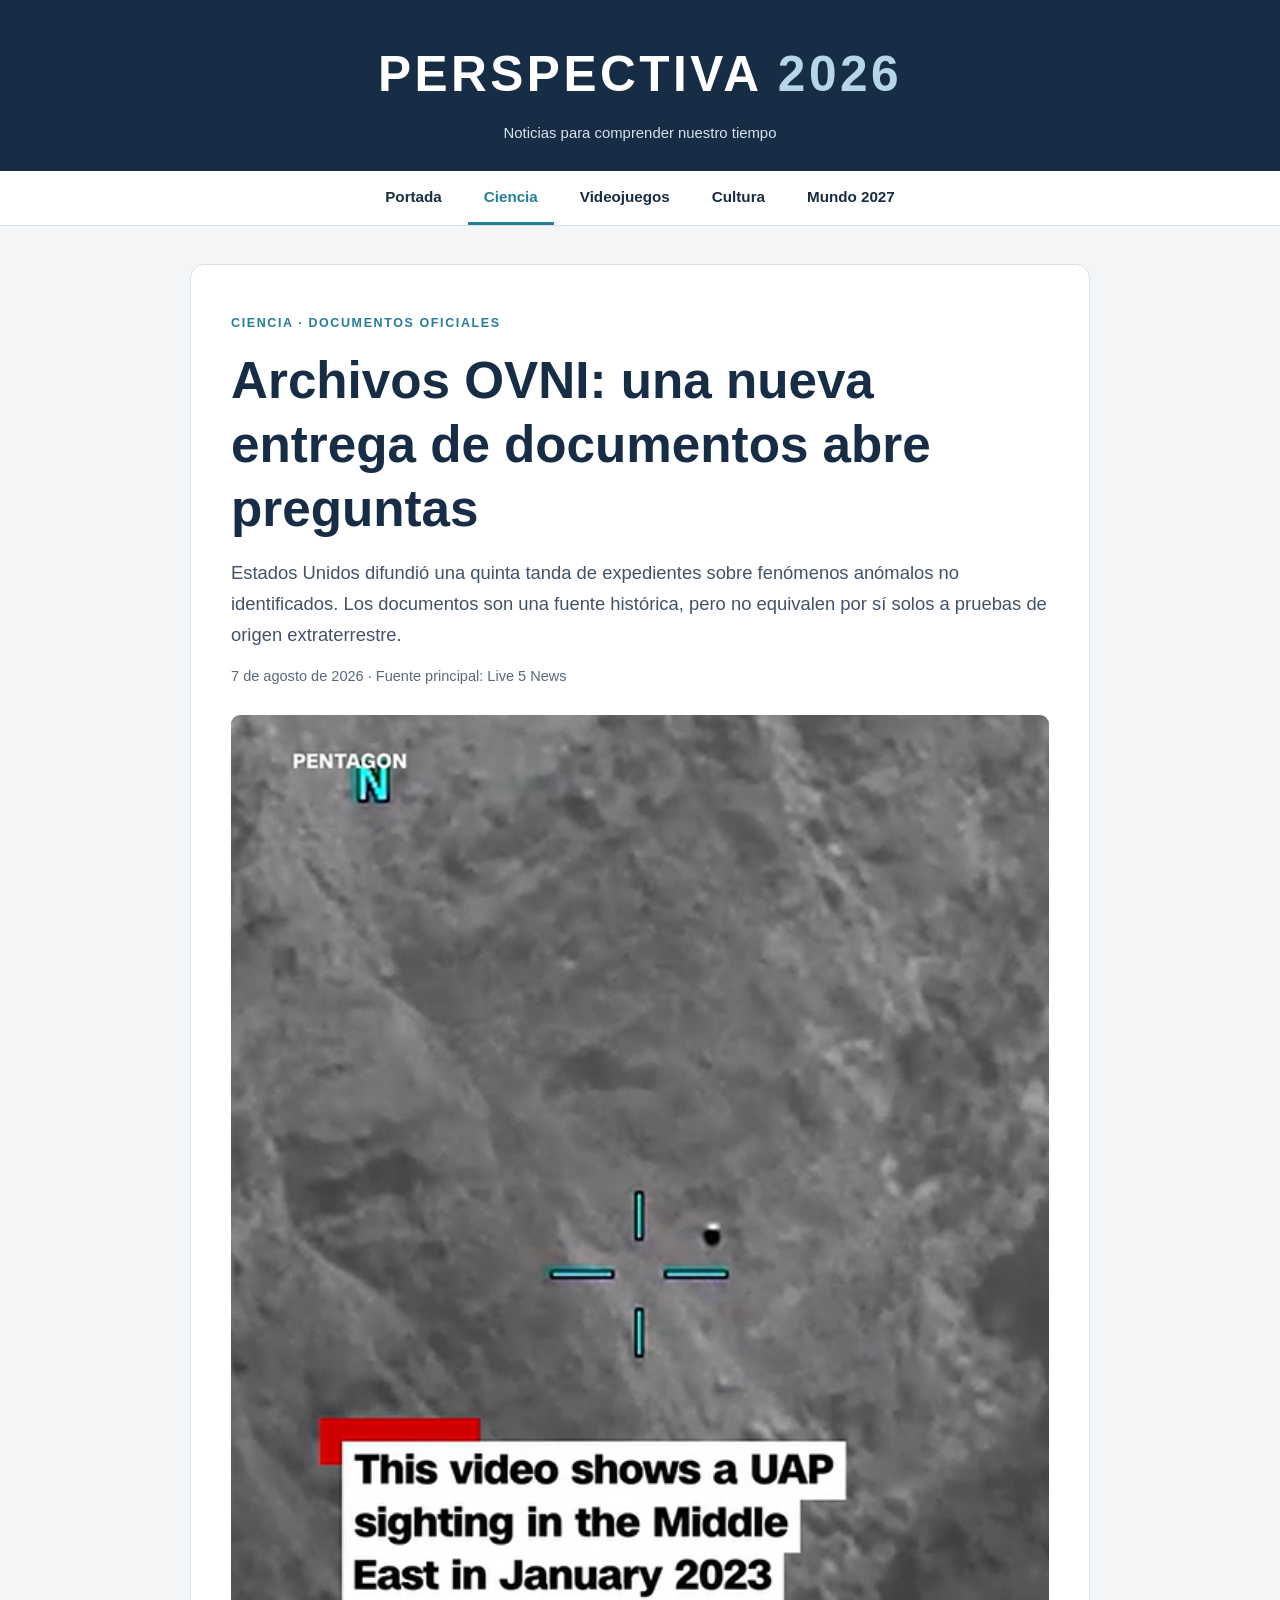
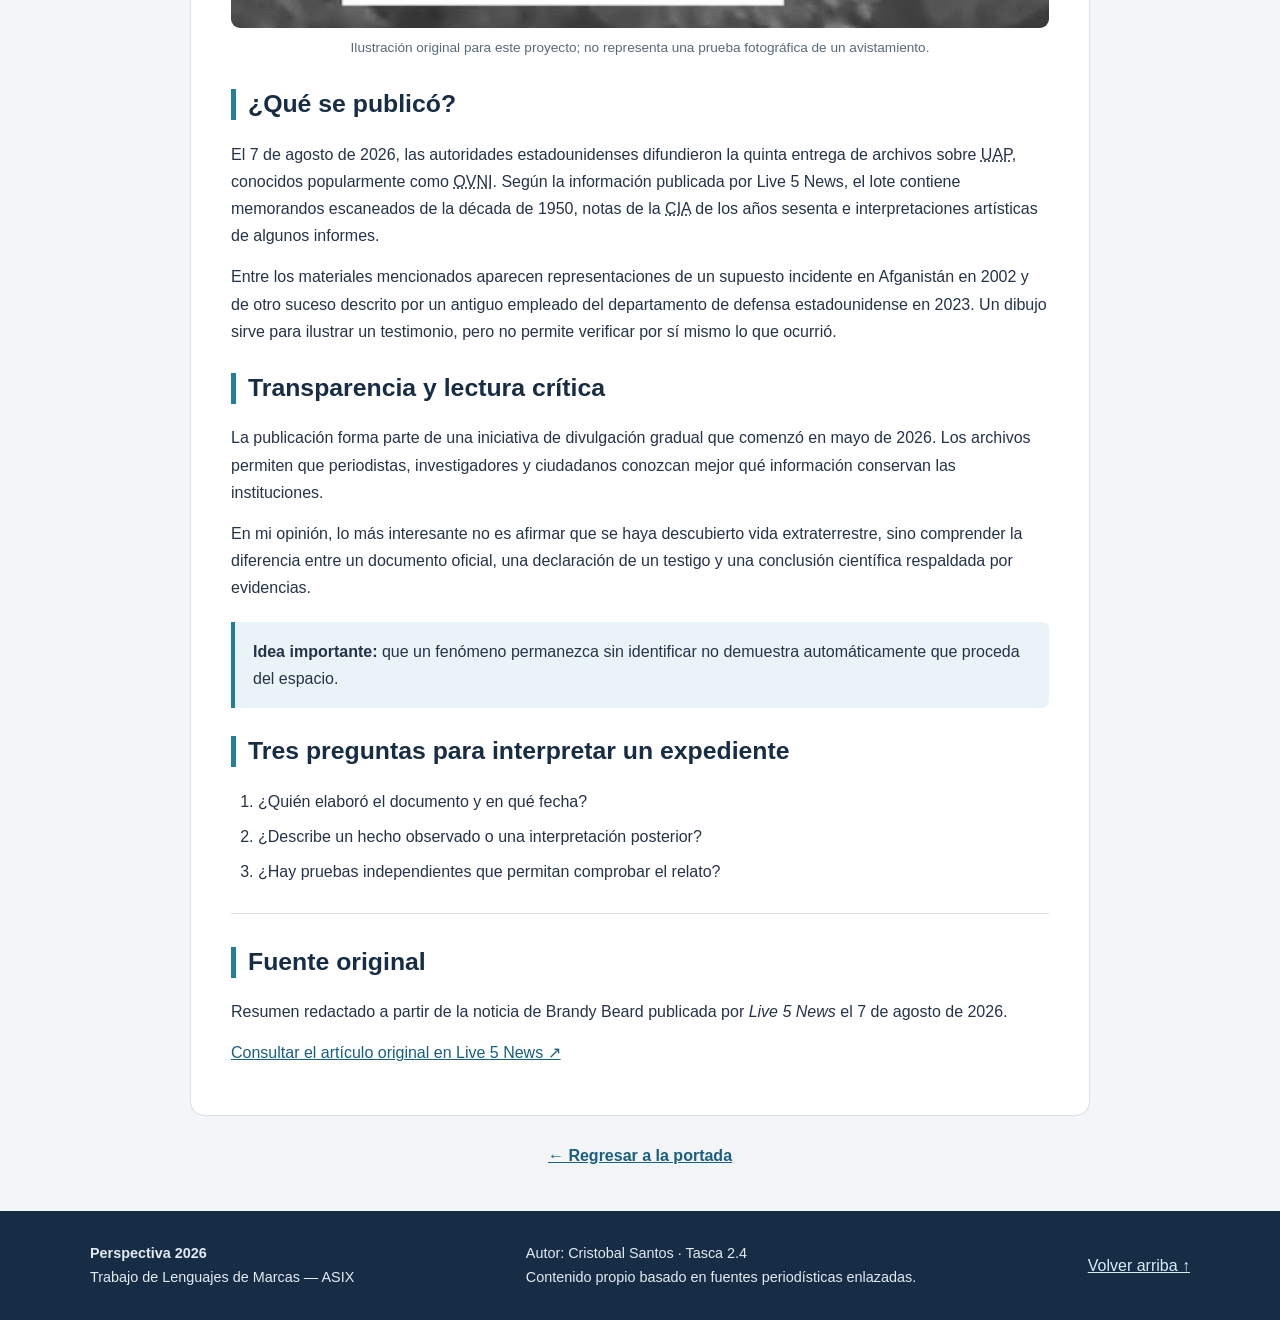
<file: Tasca_2_4_Cristobal_Santos/ovnis.html>
<!DOCTYPE html>
<html lang="es">
<head>
    <!-- Configuración del documento y metadatos para buscadores -->
    <meta charset="UTF-8">
    <meta name="viewport" content="width=device-width, initial-scale=1.0">
    <meta name="description" content="Quinta entrega de archivos UAP en 2026: documentos, dibujos y lectura crítica de la información.">
    <meta name="author" content="Cristobal Santos">
    <meta name="keywords" content="noticias 2026, actualidad, ciencia, videojuegos, cultura, mundo">
    <title>Archivos OVNI | Perspectiva 2026</title>

    <!-- CSS independiente: compartimos los mismos estilos en todas las páginas -->
    <link rel="stylesheet" href="css/estilos.css">
    <link rel="icon" type="image/png" href="imagenes/favicon-perspectiva.png">
</head>
<body>
    <!-- Cabecera común: identidad del periódico escolar -->
    <header class="cabecera" id="inicio">
        <div class="contenedor cabecera-interior">
            <p class="marca"><a href="index.html">PERSPECTIVA <span>2026</span></a></p>
            <p class="lema">Noticias para comprender nuestro tiempo</p>
        </div>
    </header>

    <!-- Menú de navegación entre las cinco páginas HTML -->
    <nav class="navegacion" aria-label="Navegación principal">
        <div class="contenedor enlaces-nav">
                <a href="index.html">Portada</a>
                <a href="ovnis.html" aria-current="page">Ciencia</a>
                <a href="gta6.html">Videojuegos</a>
                <a href="Patric-Stewart.html">Cultura</a>
                <a href="the-economist.html">Mundo 2027</a>
        </div>
    </nav>

    <!-- Zona principal: contenido específico de esta página -->
    <main class="contenedor" id="contenido">
        <!-- Encabezado del artículo -->
        <article class="articulo" id="noticia-ovnis">
            <header class="articulo-cabecera">
                <p class="sobrelinea">CIENCIA · DOCUMENTOS OFICIALES</p>
                <h1>Archivos OVNI: una nueva entrega de documentos abre preguntas</h1>
                <p class="entrada">Estados Unidos difundió una quinta tanda de expedientes sobre fenómenos anómalos no identificados. Los documentos son una fuente histórica, pero no equivalen por sí solos a pruebas de origen extraterrestre.</p>
                <p class="metadatos">7 de agosto de 2026 · Fuente principal: Live 5 News</p>
            </header>

            <!-- La imagen es una ilustración propia, no una fotografía del acontecimiento -->
            <figure class="imagen-principal">
                <img src="imagenes/uap_2.png" alt="Ilustración editorial de un radar que detecta un fenómeno luminoso" width="1000" height="675">
                <figcaption>Ilustración original para este proyecto; no representa una prueba fotográfica de un avistamiento.</figcaption>
            </figure>

            <section aria-labelledby="que-publicaron">
                <h2 id="que-publicaron">¿Qué se publicó?</h2>
                <p>El 7 de agosto de 2026, las autoridades estadounidenses difundieron la quinta entrega de archivos sobre <abbr title="Unidentified Anomalous Phenomena, fenómenos anómalos no identificados">UAP</abbr>, conocidos popularmente como <abbr title="Objetos Voladores No Identificados">OVNI</abbr>. Según la información publicada por Live 5 News, el lote contiene memorandos escaneados de la década de 1950, notas de la <abbr title="Central Intelligence Agency">CIA</abbr> de los años sesenta e interpretaciones artísticas de algunos informes.</p>
                <p>Entre los materiales mencionados aparecen representaciones de un supuesto incidente en Afganistán en 2002 y de otro suceso descrito por un antiguo empleado del departamento de defensa estadounidense en 2023. Un dibujo sirve para ilustrar un testimonio, pero no permite verificar por sí mismo lo que ocurrió.</p>
            </section>

            <section aria-labelledby="por-que-importa">
                <h2 id="por-que-importa">Transparencia y lectura crítica</h2>
                <p>La publicación forma parte de una iniciativa de divulgación gradual que comenzó en mayo de 2026. Los archivos permiten que periodistas, investigadores y ciudadanos conozcan mejor qué información conservan las instituciones.</p>
                <p>En mi opinión, lo más interesante no es afirmar que se haya descubierto vida extraterrestre, sino comprender la diferencia entre un documento oficial, una declaración de un testigo y una conclusión científica respaldada por evidencias.</p>
                <div class="nota" id="aclaracion-uap"><strong>Idea importante:</strong> que un fenómeno permanezca sin identificar no demuestra automáticamente que proceda del espacio.</div>
            </section>

            <!-- Lista ordenada que explica un procedimiento básico de análisis -->
            <section aria-labelledby="leer-expediente">
                <h2 id="leer-expediente">Tres preguntas para interpretar un expediente</h2>
                <ol>
                    <li>¿Quién elaboró el documento y en qué fecha?</li>
                    <li>¿Describe un hecho observado o una interpretación posterior?</li>
                    <li>¿Hay pruebas independientes que permitan comprobar el relato?</li>
                </ol>
            </section>

            <section class="fuente-article" aria-labelledby="fuente-ovni">
                <h2 id="fuente-ovni">Fuente original</h2>
                <p>Resumen redactado a partir de la noticia de Brandy Beard publicada por <cite>Live 5 News</cite> el 7 de agosto de 2026.</p>
                <p><a href="https://www.live5news.com/2026/08/07/fifth-batch-ufo-files-released-contains-cia-notes-artistic-renderings/" target="_blank" rel="noopener noreferrer">Consultar el artículo original en Live 5 News ↗</a></p>
            </section>
        </article>
        <p class="volver"><a href="index.html">← Regresar a la portada</a></p>
    </main>

    <!-- Pie de página con autor, asignatura y retorno al inicio -->
    <footer class="pie">
        <div class="contenedor pie-interior">
            <p><strong>Perspectiva 2026</strong><br>Trabajo de Lenguajes de Marcas — ASIX</p>
            <p>Autor: Cristobal Santos · Tasca 2.4<br>Contenido propio basado en fuentes periodísticas enlazadas.</p>
            <a href="#inicio">Volver arriba ↑</a>
        </div>
    </footer>
</body>
</html>
</file>
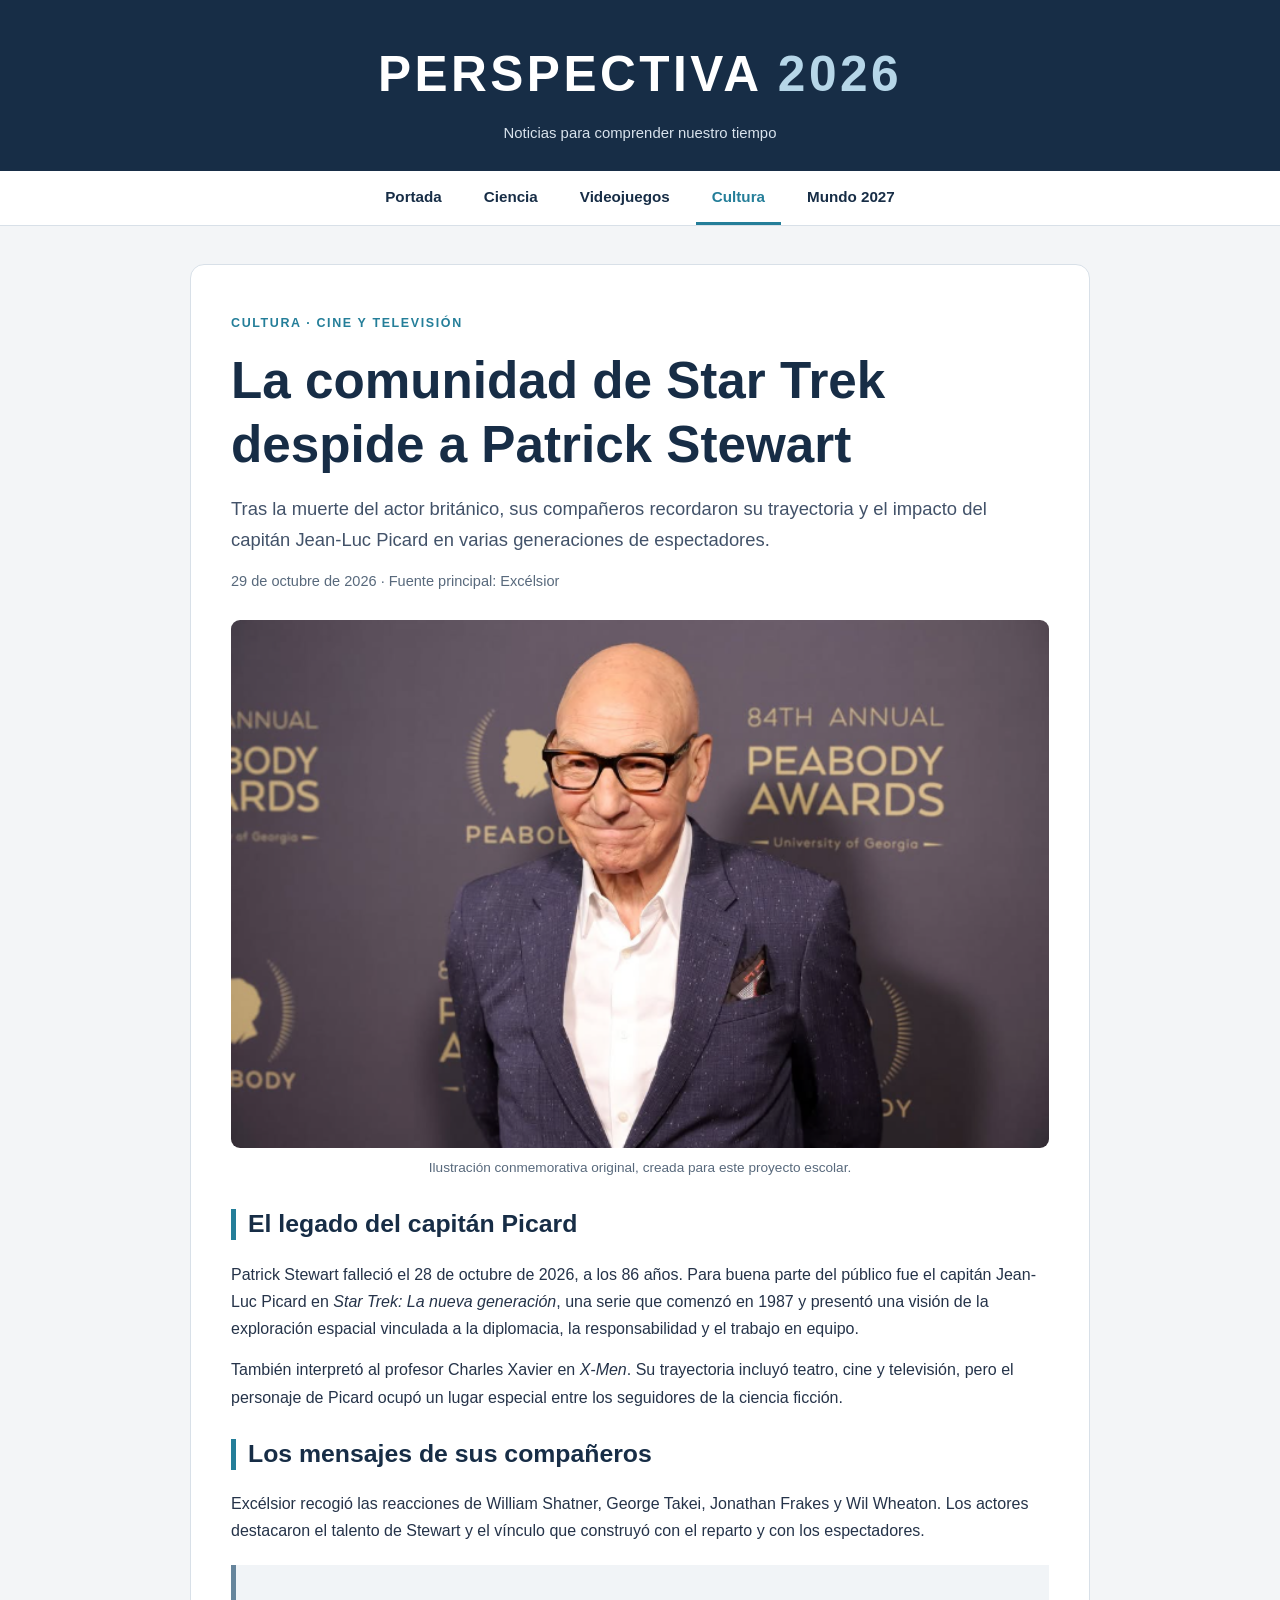
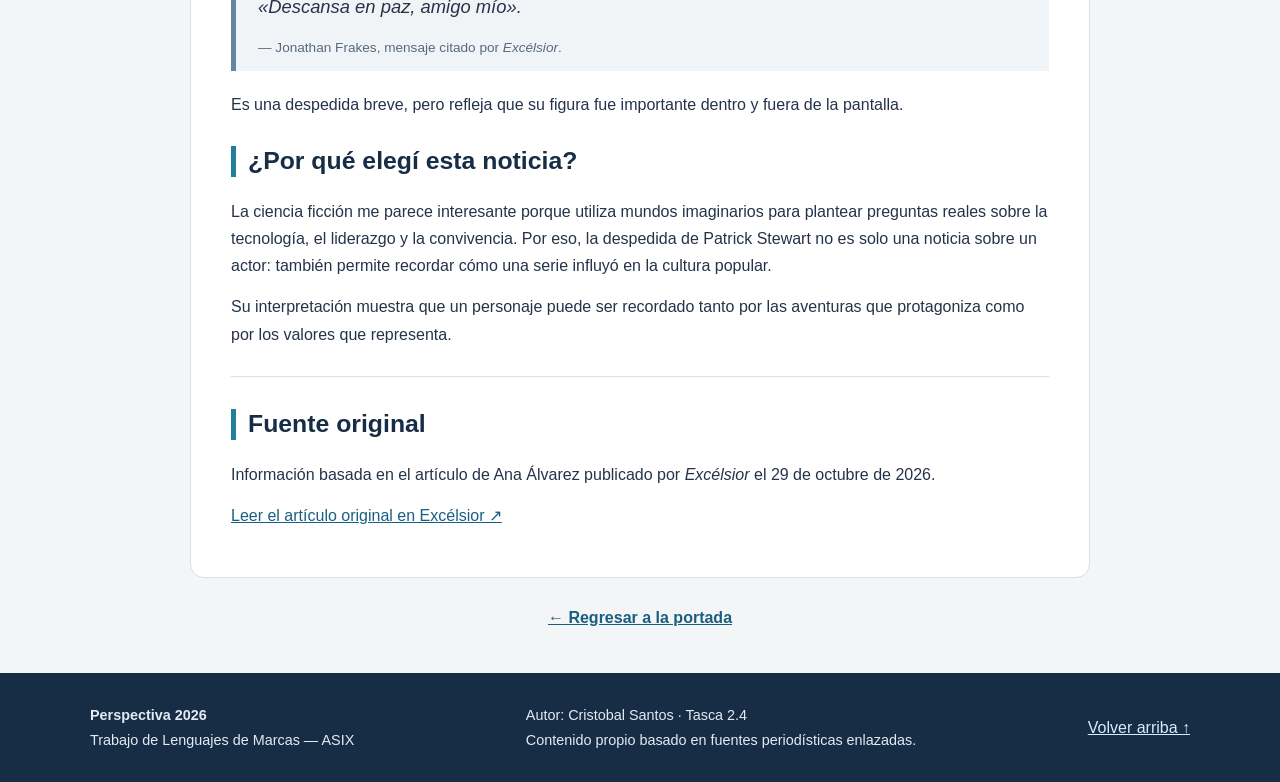
<file: Tasca_2_4_Cristobal_Santos/Patric-Stewart.html>
<!DOCTYPE html>
<html lang="es">
<head>
    <!-- Configuración del documento y metadatos para buscadores -->
    <meta charset="UTF-8">
    <meta name="viewport" content="width=device-width, initial-scale=1.0">
    <meta name="description" content="La comunidad de Star Trek recuerda a Patrick Stewart y a su personaje Jean-Luc Picard.">
    <meta name="author" content="Cristobal Santos">
    <meta name="keywords" content="noticias 2026, actualidad, ciencia, videojuegos, cultura, mundo">
    <title>Homenaje a Patrick Stewart | Perspectiva 2026</title>

    <!-- CSS independiente: compartimos los mismos estilos en todas las páginas -->
    <link rel="stylesheet" href="css/estilos.css">
    <link rel="icon" type="image/png" href="imagenes/favicon-perspectiva.png">
</head>
<body>
    <!-- Cabecera común: identidad del periódico escolar -->
    <header class="cabecera" id="inicio">
        <div class="contenedor cabecera-interior">
            <p class="marca"><a href="index.html">PERSPECTIVA <span>2026</span></a></p>
            <p class="lema">Noticias para comprender nuestro tiempo</p>
        </div>
    </header>

    <!-- Menú de navegación entre las cinco páginas HTML -->
    <nav class="navegacion" aria-label="Navegación principal">
        <div class="contenedor enlaces-nav">
                <a href="index.html">Portada</a>
                <a href="ovnis.html">Ciencia</a>
                <a href="gta6.html">Videojuegos</a>
                <a href="Patric-Stewart.html" aria-current="page">Cultura</a>
                <a href="the-economist.html">Mundo 2027</a>
        </div>
    </nav>

    <!-- Zona principal: contenido específico de esta página -->
    <main class="contenedor" id="contenido">
        <article class="articulo" id="noticia-star-trek">
            <header class="articulo-cabecera">
                <p class="sobrelinea">CULTURA · CINE Y TELEVISIÓN</p>
                <h1>La comunidad de Star Trek despide a Patrick Stewart</h1>
                <p class="entrada">Tras la muerte del actor británico, sus compañeros recordaron su trayectoria y el impacto del capitán Jean-Luc Picard en varias generaciones de espectadores.</p>
                <p class="metadatos">29 de octubre de 2026 · Fuente principal: Excélsior</p>
            </header>

            <figure class="imagen-principal">
                <img src="imagenes/patrickS2.png" alt="Ilustración conmemorativa de una nave espacial entre estrellas" width="1200" height="675">
                <figcaption>Ilustración conmemorativa original, creada para este proyecto escolar.</figcaption>
            </figure>

            <section aria-labelledby="trayectoria-st">
                <h2 id="trayectoria-st">El legado del capitán Picard</h2>
                <p>Patrick Stewart falleció el 28 de octubre de 2026, a los 86 años. Para buena parte del público fue el capitán Jean-Luc Picard en <cite>Star Trek: La nueva generación</cite>, una serie que comenzó en 1987 y presentó una visión de la exploración espacial vinculada a la diplomacia, la responsabilidad y el trabajo en equipo.</p>
                <p>También interpretó al profesor Charles Xavier en <cite>X-Men</cite>. Su trayectoria incluyó teatro, cine y televisión, pero el personaje de Picard ocupó un lugar especial entre los seguidores de la ciencia ficción.</p>
            </section>

            <!-- Blockquote: cita breve y atribuida a su fuente -->
            <section aria-labelledby="homenajes-st">
                <h2 id="homenajes-st">Los mensajes de sus compañeros</h2>
                <p>Excélsior recogió las reacciones de William Shatner, George Takei, Jonathan Frakes y Wil Wheaton. Los actores destacaron el talento de Stewart y el vínculo que construyó con el reparto y con los espectadores.</p>
                <blockquote cite="https://www.excelsior.com.mx/espectaculos/descansa-paz-amigo-mio-actores-pelicula-star-trek-despiden-patrick-stewart">
                    <p>«Descansa en paz, amigo mío».</p>
                    <footer>— Jonathan Frakes, mensaje citado por <cite>Excélsior</cite>.</footer>
                </blockquote>
                <p>Es una despedida breve, pero refleja que su figura fue importante dentro y fuera de la pantalla.</p>
            </section>

            <section aria-labelledby="reflexion-st">
                <h2 id="reflexion-st">¿Por qué elegí esta noticia?</h2>
                <p>La ciencia ficción me parece interesante porque utiliza mundos imaginarios para plantear preguntas reales sobre la tecnología, el liderazgo y la convivencia. Por eso, la despedida de Patrick Stewart no es solo una noticia sobre un actor: también permite recordar cómo una serie influyó en la cultura popular.</p>
                <p>Su interpretación muestra que un personaje puede ser recordado tanto por las aventuras que protagoniza como por los valores que representa.</p>
            </section>

            <section class="fuente-article" aria-labelledby="fuente-st">
                <h2 id="fuente-st">Fuente original</h2>
                <p>Información basada en el artículo de Ana Álvarez publicado por <cite>Excélsior</cite> el 29 de octubre de 2026.</p>
                <p><a href="https://www.excelsior.com.mx/espectaculos/descansa-paz-amigo-mio-actores-pelicula-star-trek-despiden-patrick-stewart" target="_blank" rel="noopener noreferrer">Leer el artículo original en Excélsior ↗</a></p>
            </section>
        </article>
        <p class="volver"><a href="index.html">← Regresar a la portada</a></p>
    </main>

    <!-- Pie de página con autor, asignatura y retorno al inicio -->
    <footer class="pie">
        <div class="contenedor pie-interior">
            <p><strong>Perspectiva 2026</strong><br>Trabajo de Lenguajes de Marcas — ASIX</p>
            <p>Autor: Cristobal Santos · Tasca 2.4<br>Contenido propio basado en fuentes periodísticas enlazadas.</p>
            <a href="#inicio">Volver arriba ↑</a>
        </div>
    </footer>
</body>
</html>
</file>
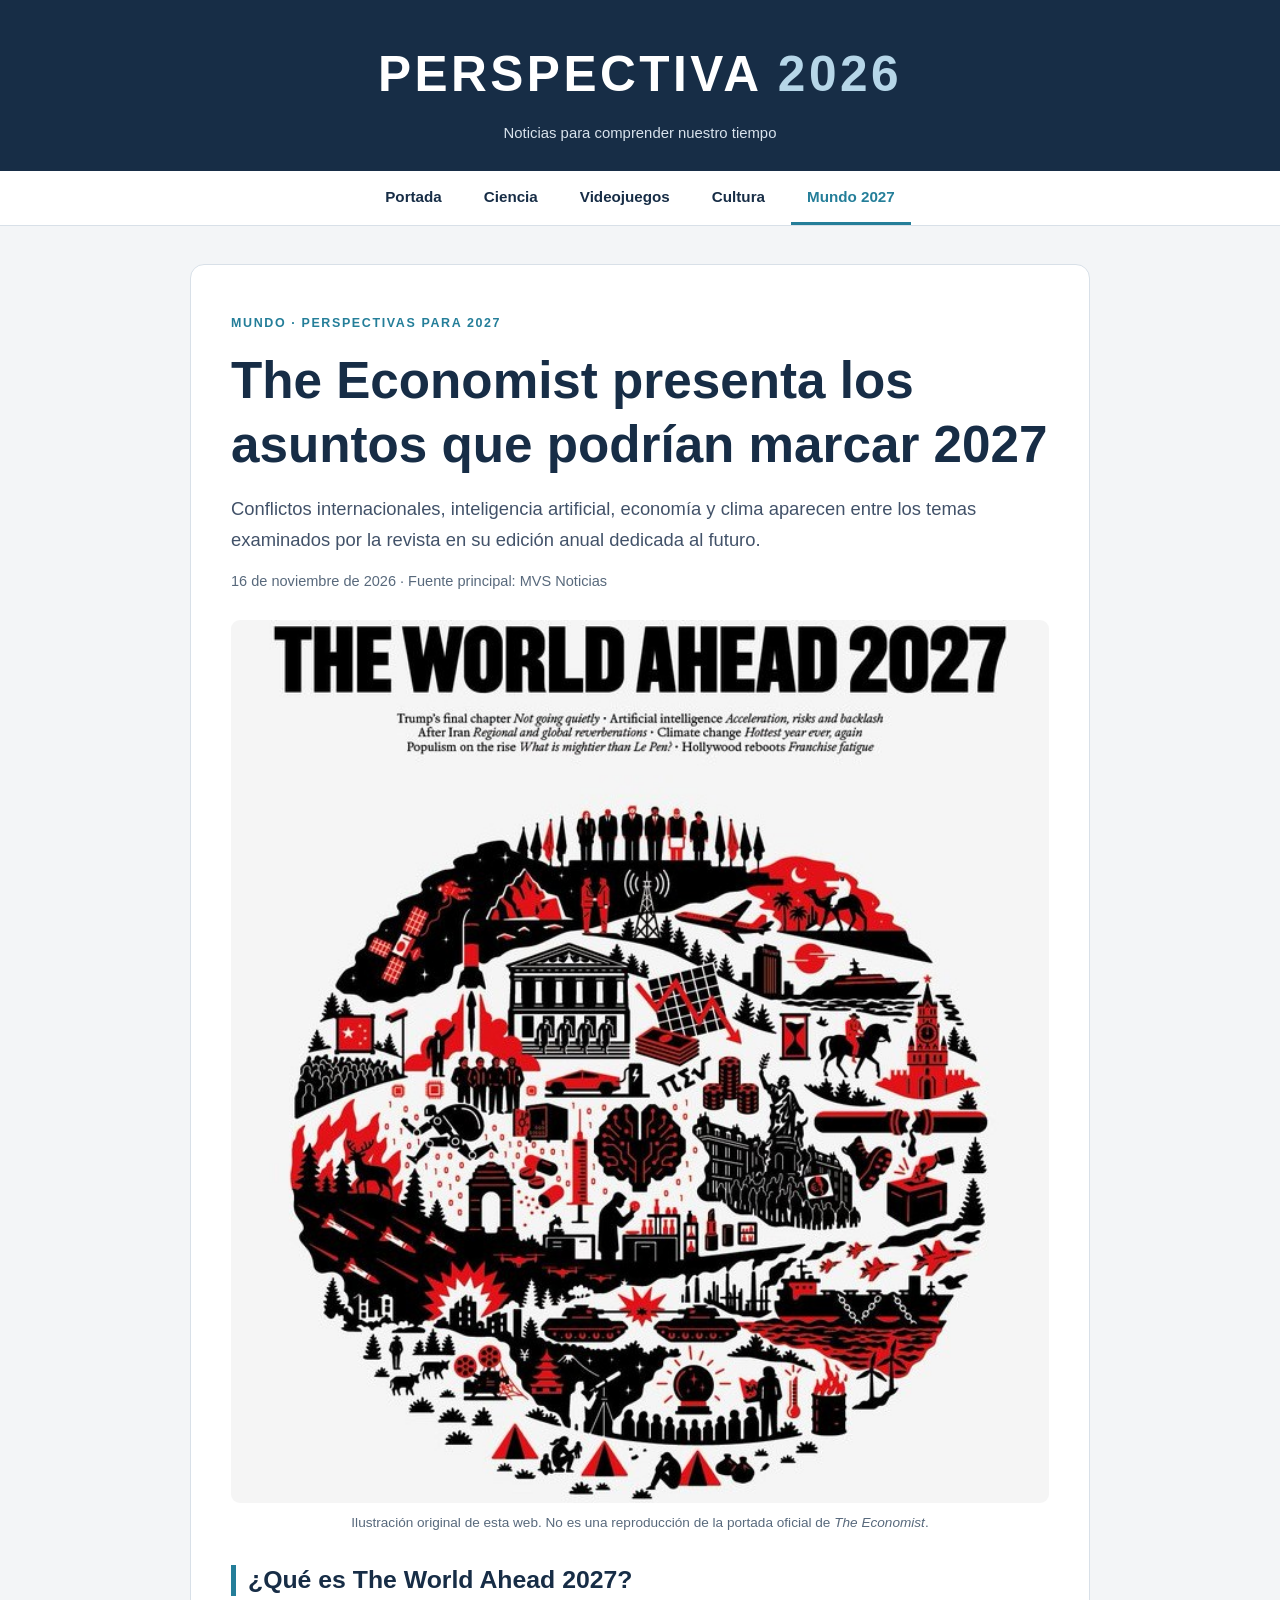
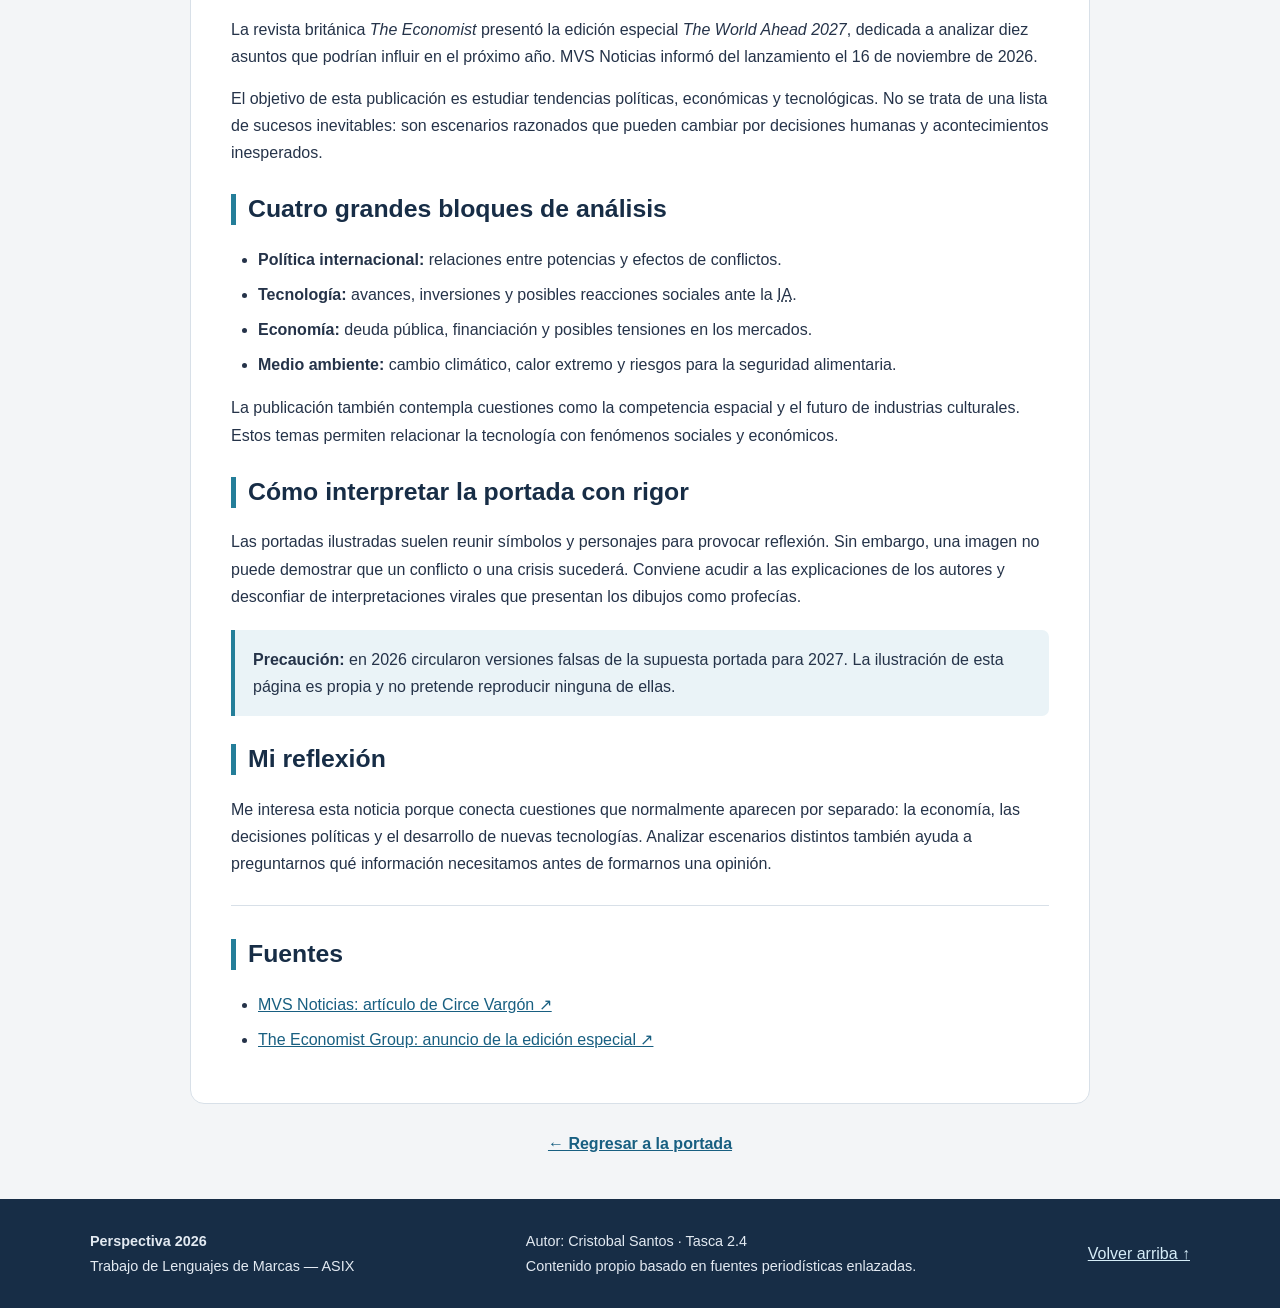
<file: Tasca_2_4_Cristobal_Santos/the-economist.html>
<!DOCTYPE html>
<html lang="es">
<head>
    <!-- Configuración del documento y metadatos para buscadores -->
    <meta charset="UTF-8">
    <meta name="viewport" content="width=device-width, initial-scale=1.0">
    <meta name="description" content="La edición The World Ahead 2027 analiza política, inteligencia artificial, economía y clima.">
    <meta name="author" content="Cristobal Santos">
    <meta name="keywords" content="noticias 2026, actualidad, ciencia, videojuegos, cultura, mundo">
    <title>The Economist y el mundo de 2027 | Perspectiva 2026</title>

    <!-- CSS independiente: compartimos los mismos estilos en todas las páginas -->
    <link rel="stylesheet" href="css/estilos.css">
    <link rel="icon" type="image/png" href="imagenes/favicon-perspectiva.png">
</head>
<body>
    <!-- Cabecera común: identidad del periódico escolar -->
    <header class="cabecera" id="inicio">
        <div class="contenedor cabecera-interior">
            <p class="marca"><a href="index.html">PERSPECTIVA <span>2026</span></a></p>
            <p class="lema">Noticias para comprender nuestro tiempo</p>
        </div>
    </header>

    <!-- Menú de navegación entre las cinco páginas HTML -->
    <nav class="navegacion" aria-label="Navegación principal">
        <div class="contenedor enlaces-nav">
                <a href="index.html">Portada</a>
                <a href="ovnis.html">Ciencia</a>
                <a href="gta6.html">Videojuegos</a>
                <a href="Patric-Stewart.html">Cultura</a>
                <a href="the-economist.html" aria-current="page">Mundo 2027</a>
        </div>
    </nav>

    <!-- Zona principal: contenido específico de esta página -->
    <main class="contenedor" id="contenido">
        <article class="articulo" id="noticia-economist">
            <header class="articulo-cabecera">
                <p class="sobrelinea">MUNDO · PERSPECTIVAS PARA 2027</p>
                <h1>The Economist presenta los asuntos que podrían marcar 2027</h1>
                <p class="entrada">Conflictos internacionales, inteligencia artificial, economía y clima aparecen entre los temas examinados por la revista en su edición anual dedicada al futuro.</p>
                <p class="metadatos">16 de noviembre de 2026 · Fuente principal: MVS Noticias</p>
            </header>

            <figure class="imagen-principal">
                <img src="imagenes/economist272.jpeg" alt="Ilustración editorial de un globo con símbolos de tecnología y economía y el número 2027" width="1200" height="675">
                <figcaption>Ilustración original de esta web. No es una reproducción de la portada oficial de <cite>The Economist</cite>.</figcaption>
            </figure>

            <section aria-labelledby="publicacion-economist">
                <h2 id="publicacion-economist">¿Qué es The World Ahead 2027?</h2>
                <p>La revista británica <cite>The Economist</cite> presentó la edición especial <cite>The World Ahead 2027</cite>, dedicada a analizar diez asuntos que podrían influir en el próximo año. MVS Noticias informó del lanzamiento el 16 de noviembre de 2026.</p>
                <p>El objetivo de esta publicación es estudiar tendencias políticas, económicas y tecnológicas. No se trata de una lista de sucesos inevitables: son escenarios razonados que pueden cambiar por decisiones humanas y acontecimientos inesperados.</p>
            </section>

            <!-- Lista de temas; abbr introduce el significado de IA -->
            <section aria-labelledby="tendencias-economist">
                <h2 id="tendencias-economist">Cuatro grandes bloques de análisis</h2>
                <ul>
                    <li><strong>Política internacional:</strong> relaciones entre potencias y efectos de conflictos.</li>
                    <li><strong>Tecnología:</strong> avances, inversiones y posibles reacciones sociales ante la <abbr title="Inteligencia Artificial">IA</abbr>.</li>
                    <li><strong>Economía:</strong> deuda pública, financiación y posibles tensiones en los mercados.</li>
                    <li><strong>Medio ambiente:</strong> cambio climático, calor extremo y riesgos para la seguridad alimentaria.</li>
                </ul>
                <p>La publicación también contempla cuestiones como la competencia espacial y el futuro de industrias culturales. Estos temas permiten relacionar la tecnología con fenómenos sociales y económicos.</p>
            </section>

            <section aria-labelledby="interpretar-economist">
                <h2 id="interpretar-economist">Cómo interpretar la portada con rigor</h2>
                <p>Las portadas ilustradas suelen reunir símbolos y personajes para provocar reflexión. Sin embargo, una imagen no puede demostrar que un conflicto o una crisis sucederá. Conviene acudir a las explicaciones de los autores y desconfiar de interpretaciones virales que presentan los dibujos como profecías.</p>
                <div class="nota" id="alerta-portadas"><strong>Precaución:</strong> en 2026 circularon versiones falsas de la supuesta portada para 2027. La ilustración de esta página es propia y no pretende reproducir ninguna de ellas.</div>
            </section>

            <section aria-labelledby="reflexion-economist">
                <h2 id="reflexion-economist">Mi reflexión</h2>
                <p>Me interesa esta noticia porque conecta cuestiones que normalmente aparecen por separado: la economía, las decisiones políticas y el desarrollo de nuevas tecnologías. Analizar escenarios distintos también ayuda a preguntarnos qué información necesitamos antes de formarnos una opinión.</p>
            </section>

            <section class="fuente-article" aria-labelledby="fuente-economist">
                <h2 id="fuente-economist">Fuentes</h2>
                <ul class="lista-fuentes">
                    <li><a href="https://mvsnoticias.com/mundo/2026/11/16/revela-the-economist-su-portada-2027-guerras-ia-y-crisis-globales-753728.html" target="_blank" rel="noopener noreferrer">MVS Noticias: artículo de Circe Vargón ↗</a></li>
                    <li><a href="https://www.economistgroup.com/press-centre/the-economist/the-economist-launches-the-world-ahead-2027-heralding-the-post-trump-era-amid-upheaval-from-bond-markets-and-ai" target="_blank" rel="noopener noreferrer">The Economist Group: anuncio de la edición especial ↗</a></li>
                </ul>
            </section>
        </article>
        <p class="volver"><a href="index.html">← Regresar a la portada</a></p>
    </main>

    <!-- Pie de página con autor, asignatura y retorno al inicio -->
    <footer class="pie">
        <div class="contenedor pie-interior">
            <p><strong>Perspectiva 2026</strong><br>Trabajo de Lenguajes de Marcas — ASIX</p>
            <p>Autor: Cristobal Santos · Tasca 2.4<br>Contenido propio basado en fuentes periodísticas enlazadas.</p>
            <a href="#inicio">Volver arriba ↑</a>
        </div>
    </footer>
</body>
</html>
</file>
<file: Tasca_2_4_Cristobal_Santos/css/estilos.css>
/* ==============================================================
   PERSPECTIVA 2026 — TASCA 2.4, LENGUAJES DE MARCAS (ASIX)
   Autor: Cristobal Santos
   Hoja de estilos EXTERNA, compartida por las cinco páginas.
   ============================================================== */

/* 1. Colores generales y ajustes básicos */
:root {
    --azul: #172d46;
    --azul-claro: #244967;
    --acento: #247e99;
    --fondo: #f3f5f7;
    --blanco: #ffffff;
    --texto: #253349;
    --secundario: #58697c;
    --borde: #d8e0e8;
}

* { box-sizing: border-box; }

html { scroll-behavior: smooth; }

body {
    margin: 0;
    background-color: var(--fondo);
    color: var(--texto);
    font-family: Arial, Helvetica, sans-serif;
    line-height: 1.7;
}

/* Los enlaces son accesibles también al navegar con el teclado */
a { color: #185f81; }
a:hover { color: #10415e; }
a:focus-visible { outline: 3px solid #e1a847; outline-offset: 3px; }

h1, h2, h3 { line-height: 1.25; color: var(--azul); }
h1 { font-size: clamp(2rem, 4vw, 3.2rem); }
h2 { font-size: 1.55rem; }
h3 { font-size: 1.2rem; }

img { display: block; max-width: 100%; height: auto; }

.contenedor { width: min(1100px, calc(100% - 36px)); margin: 0 auto; }

/* 2. Cabecera del periódico: azul oscuro, blanco y gris */
.cabecera { background-color: var(--azul); color: var(--blanco); }
.cabecera-interior { text-align: center; padding: 32px 0 24px; }
.marca { font-size: clamp(1.9rem, 4.5vw, 3.1rem); font-weight: 800; letter-spacing: 0.07em; margin: 0; }
.marca a { color: var(--blanco); text-decoration: none; }
.marca span { color: #b6d6e8; }
.lema { margin: 5px 0 0; color: #d8e2ec; font-size: 0.93rem; }

/* 3. Navegación entre las cinco páginas */
.navegacion { background-color: var(--blanco); border-bottom: 1px solid var(--borde); }
.enlaces-nav { display: flex; flex-wrap: wrap; justify-content: center; gap: 4px 10px; }
.enlaces-nav a {
    display: inline-block;
    padding: 13px 16px;
    text-decoration: none;
    font-size: 0.95rem;
    font-weight: 700;
    color: var(--azul);
    border-bottom: 3px solid transparent;
}
.enlaces-nav a:hover,
.enlaces-nav a[aria-current="page"] { border-bottom-color: var(--acento); color: var(--acento); }

/* 4. Presentación de la portada */
.introduccion { padding: 48px 0 25px; max-width: 870px; }
.introduccion h1 { margin: 8px 0 15px; }
.sobrelinea { color: var(--acento); font-size: 0.78rem; font-weight: 800; letter-spacing: 0.13em; text-transform: uppercase; }
.entrada { font-size: 1.15rem; color: #425269; max-width: 850px; }
.cabecera-seccion { display: flex; flex-wrap: wrap; justify-content: space-between; align-items: baseline; gap: 4px 20px; }
.cabecera-seccion p { color: var(--secundario); }

/* 5. Noticias en tarjetas: usamos grid para ordenarlas */
.rejilla-noticias { display: grid; grid-template-columns: repeat(2, minmax(0, 1fr)); gap: 22px; margin: 10px 0 42px; }
.tarjeta-noticia { background: var(--blanco); border: 1px solid var(--borde); border-radius: 12px; overflow: hidden; box-shadow: 0 6px 18px rgba(23,45,70,0.06); }
.imagen-enlace { display: block; background-color: #dbe5ed; }
.tarjeta-noticia img { width: 100%; aspect-ratio: 16/9; object-fit: cover; }
.tarjeta-cuerpo { padding: 22px 24px 25px; }
.categoria { color: var(--acento); font-size: 0.77rem; font-weight: 800; letter-spacing: 0.07em; }
.tarjeta-noticia h3 { margin: 10px 0; font-size: 1.45rem; }
.tarjeta-noticia h3 a { color: var(--azul); text-decoration: none; }
.tarjeta-noticia h3 a:hover { text-decoration: underline; }
.tarjeta-noticia p { color: #4c5b6c; margin: 8px 0 15px; }
.enlace-lectura { font-weight: bold; text-decoration: none; }

/* 6. Tablas, listas y bloques de información */
hr { border: 0; border-top: 1px solid var(--borde); margin: 32px 0; }
.bloque-informativo { background: var(--blanco); border: 1px solid var(--borde); border-radius: 12px; padding: 20px 25px; margin: 25px 0; }
.tabla-desplazable { overflow-x: auto; }
table { width: 100%; border-collapse: collapse; margin: 20px 0; min-width: 470px; }
caption { text-align: left; color: var(--secundario); margin-bottom: 8px; font-style: italic; }
th, td { border: 1px solid var(--borde); padding: 12px 14px; text-align: left; }
th { background-color: var(--azul-claro); color: var(--blanco); }
tbody tr:nth-child(even) { background: #edf2f7; }
ul, ol { padding-left: 27px; }
li { margin: 8px 0; }
.lista-fuentes a { overflow-wrap: anywhere; }

/* 7. Distribución y tipografía de los artículos individuales */
.articulo { max-width: 900px; margin: 38px auto 26px; background: var(--blanco); border: 1px solid var(--borde); border-radius: 14px; padding: 34px 40px; }
.articulo-cabecera h1 { margin: 10px 0 16px; }
.metadatos { color: var(--secundario); font-size: 0.91rem; }
.imagen-principal { margin: 26px 0 30px; }
.imagen-principal img { width: 100%; border-radius: 9px; }
figcaption { color: var(--secundario); font-size: 0.85rem; margin-top: 8px; text-align: center; }
.articulo section { margin-top: 28px; }
.articulo section h2 { border-left: 5px solid var(--acento); padding-left: 12px; }
.articulo p { margin: 14px 0; }
.nota { background: #eaf3f7; border-left: 4px solid var(--acento); padding: 16px 18px; margin: 20px 0; border-radius: 0 7px 7px 0; }
blockquote { margin: 20px 0; padding: 12px 22px; border-left: 5px solid #66859c; background: #f1f4f7; font-size: 1.15rem; }
blockquote p { font-style: italic; }
blockquote footer { font-size: 0.85rem; color: var(--secundario); }
.fuente-article { border-top: 1px solid var(--borde); padding-top: 12px; }
.volver { margin: 0 0 42px; text-align: center; font-weight: bold; }

/* 8. Vídeo oficial: mantiene la proporción horizontal */
.video-responsive { position: relative; width: 100%; aspect-ratio: 16/9; background: #0a1828; border-radius: 8px; overflow: hidden; }
.video-responsive iframe { position: absolute; inset: 0; width: 100%; height: 100%; border: 0; }
.ayuda-video { color: var(--secundario); font-size: 0.9rem; }

/* 9. Pie de página */
.pie { background: var(--azul); color: #e3eaf2; margin-top: 38px; padding: 30px 0; }
.pie-interior { display: flex; flex-wrap: wrap; align-items: center; justify-content: space-between; gap: 18px; }
.pie p { margin: 0; font-size: 0.9rem; }
.pie a { color: #d6edf8; }

/* 10. Adaptación para móviles y pantallas pequeñas */
@media (max-width: 720px) {
    .rejilla-noticias { grid-template-columns: 1fr; }
    .articulo { padding: 22px 17px; margin-top: 20px; }
    .introduccion { padding-top: 27px; }
    .enlaces-nav a { padding: 10px 8px; font-size: 0.86rem; }
    .bloque-informativo { padding: 18px 15px; }
    .pie-interior { display: block; }
    .pie-interior p { margin-bottom: 12px; }
}
</file>
<file: Tasca_2_5_Cristobal_Santos/estil.css>
/* =============================================================
   TASCA AVALUABLE 2.5 - GRID
   Autor: Cristobal Santos
   Archivo CSS externo: estil.css.
   ============================================================= */

/* 1. Ajustes generales: respetamos la proporción de la maqueta. */
* { box-sizing: border-box; }
html { scroll-behavior: smooth; }
body { margin: 0; background: #ffffff; font-family: Arial, Helvetica, sans-serif; color: #191919; }
a { color: inherit; }
a:focus-visible, button:focus-visible, input:focus-visible, textarea:focus-visible, summary:focus-visible { outline: 2px solid #5e6bbf; outline-offset: 2px; }
img { display: block; max-width: 100%; }
.pagina { max-width: 1000px; margin: 0 auto; box-shadow: 0 0 0 7px #f4f4f4; }

/* 2. Cabecera: LOGO a la izquierda y menú a la derecha. */
.capcalera { height: 49px; background: white; display: flex; align-items: center; justify-content: space-between; padding: 0 17px; }
.logo { font-weight: 950; font-size: 23px; letter-spacing: -.04em; color: #111; text-decoration: none; }
.menu { display: flex; align-items: stretch; gap: 4px; height: 100%; }
.menu a { font-size: 12px; display: flex; align-items: center; padding: 0 19px; text-decoration: none; white-space: nowrap; }
.menu a:hover, .menu a.actiu { background: #c9effb; }

/* 3. Presentación: dos columnas con Flexbox. */
.portada { display: flex; min-height: 483px; }
.portada-imatge { width: 53.3%; background: linear-gradient(125deg,#d5d5d5,#cdcdcd); display: flex; justify-content: center; align-items: center; }
.portada-imatge img { width: 145px; height: auto; }
.portada-contingut { background: #c8effb; width: 46.7%; display: flex; align-items: center; justify-content: center; flex-direction: column; gap: 26px; padding: 30px 22px; text-align: center; overflow: hidden; }
.portada-contingut h1 { font-size: clamp(25px, 3.4vw, 43px); font-weight: 400; margin: 0; white-space: nowrap; letter-spacing: -.015em; }
.portada-contingut p { font-size: clamp(16px, 2.1vw, 24px); margin: 0; white-space: nowrap; }
.boto { background: #2e9fef; color: #fff; border: none; border-radius: 999px; display: inline-flex; justify-content: center; align-items: center; text-align: center; min-width: 205px; min-height: 37px; font-size: 17px; text-decoration: none; cursor: pointer; font-family: inherit; }
.boto:hover { background: #177dcc; }

/* 4. Bloque informativo: imagen y texto a la misma altura. */
.sobre-mi { background: white; padding: 24px 32px 61px; display: grid; grid-template-columns: 1.1fr 1fr; gap: 60px; min-height: 478px; }
.sobre-imatge h2 { font-size: 32px; line-height: 1.12; font-weight: normal; margin: 0 0 25px; }
.sobre-foto { width: 100%; height: 288px; display: flex; align-items: center; justify-content: center; background: linear-gradient(125deg,#d5d5d5,#cecece); }
.sobre-foto img { width: 86px; height: auto; }
.sobre-text { padding-top: 50px; font-size: 13.5px; }
.sobre-text p { margin: 0 0 31px; line-height: 1.2; }
.sobre-text ol { margin: 0 0 21px; padding-left: 30px; line-height: 1.2; }
.sobre-text .boto { margin-top: 0; }

/* 5. Ofertas: grid de 3 columnas; alterna 1+2 y 2+1. */
.ofertes { background: #c8effb; padding: 49px 7% 50px; }
.ofertes h2 { text-align: center; font-weight: normal; font-size: 34px; margin: 0 0 13px; }
.descripcio-ofertes { text-align: center; font-size: 11px; margin: 0 0 39px; }
.graella-ofertes { display: grid; grid-template-columns: repeat(3, minmax(0,1fr)); column-gap: 55px; row-gap: 48px; }
.oferta-1, .oferta-4 { grid-column: span 1; }
.oferta-2, .oferta-3 { grid-column: span 2; }
.targeta-oferta { min-width: 0; background: white; }
.targeta-imatge { width: 100%; height: 174px; background: linear-gradient(125deg,#d5d5d5,#cecece); display: flex; justify-content: center; align-items: center; }
.targeta-imatge img { width: 70px; height: auto; }
.targeta-text { min-height: 65px; padding: 12px 12px 11px; font-size: 12px; }
.targeta-text h3 { margin: 0 0 4px; font-size: 13px; }
.targeta-text p { margin: 0; line-height: 1.14; }

/* Tabla incluida discretamente por el criterio 'Taula correcta'. */
.taula-opcional { margin-top: 18px; font-size: 12px; text-align: center; }
.taula-opcional summary { display: inline-block; cursor: pointer; text-decoration: underline; text-underline-offset: 3px; }
.taula-responsive { overflow-x: auto; }
.taula-opcional table { width: 100%; border-collapse: collapse; margin-top: 16px; background: white; text-align: left; }
.taula-opcional caption { text-align: left; font-weight: bold; margin-bottom: 7px; }
.taula-opcional th, .taula-opcional td { border: 1px solid #9dc5d1; padding: 9px 12px; }
.taula-opcional thead { background: #e4f6fc; }

/* 6. Formulario: aspecto gris claro, esquinas muy redondeadas. */
.contacte { background: #fff; padding: 31px 6% 93px; }
.contacte h2 { margin: 0 0 6px; font-size: 37px; }
.formulari { background: #e6e6e6; border-radius: 84px; padding: 48px 39px 19px; min-height: 465px; display: flex; flex-direction: column; justify-content: space-between; }
.formulari-graella { display: grid; grid-template-columns: 1fr 1fr; gap: 60px; }
.columna-formulari { display: flex; flex-direction: column; min-width: 0; }
.columna-formulari > label { font-size: 12px; margin: 0 0 10px; }
.columna-formulari > input, .columna-formulari > textarea { width: 100%; border: 2px solid #333; background: transparent; font: inherit; font-size: 13px; border-radius: 2px; padding: 7px 9px; margin: 0 0 17px; }
.columna-formulari > input { height: 39px; }
.columna-formulari > textarea { height: 100px; resize: vertical; }
.columna-formulari > input::placeholder { color: #b5b5b5; }
.grup-camps { border: none; margin: 4px 0 17px; padding: 0; }
.grup-camps legend { font-size: 12px; margin-bottom: 10px; }
.opcions-sexe { display: flex; flex-wrap: wrap; gap: 22px; }
.opcions-sexe label, .opcions-origen label { display: flex; align-items: center; font-size: 12px; gap: 6px; white-space: nowrap; cursor: pointer; }
.opcions-sexe input, .opcions-origen input { accent-color: #2e9fef; }
.opcions-origen { display: grid; grid-template-columns: 1fr 1fr; gap: 22px 18px; }
.boto-enviar { align-self: center; }

/* 7. Pie de página: logotipo, enlaces y cuatro redes sociales. */
.peu-pagina { min-height: 178px; background: #c8effb; padding: 29px 7% 22px; display: grid; grid-template-columns: 1.25fr 1fr 1fr auto; gap: 20px; align-items: start; }
.peu-pagina > .logo { margin-top: 12px; }
.enllacos-peu { margin: 0; padding-left: 15px; font-size: 11px; line-height: 1.9; }
.enllacos-peu a { text-decoration: none; }
.enllacos-peu a:hover { text-decoration: underline; }
.xarxes { display: flex; gap: 8px; align-self: center; white-space: nowrap; }
.xarxes a { color: #fff; background: #1e1e1e; width: 23px; height: 23px; border-radius: 50%; display: inline-flex; align-items: center; justify-content: center; font-weight: bold; font-size: 14px; text-decoration: none; }
.xarxes a:hover { background: #2e9fef; }

/* 8. Adaptación sencilla sin JavaScript (móviles). */
@media (max-width: 760px) {
    .capcalera { height: auto; padding: 15px; gap: 12px; flex-wrap: wrap; }
    .menu { flex-wrap: wrap; }
    .menu a { padding: 9px 12px; }
    .portada { flex-direction: column; }
    .portada-imatge, .portada-contingut { width: 100%; }
    .portada-imatge { height: 310px; }
    .portada-contingut { min-height: 260px; }
    .portada-contingut h1, .portada-contingut p { white-space: normal; }
    .sobre-mi { display: flex; flex-direction: column; gap: 20px; padding: 30px 20px 40px; }
    .sobre-text { padding-top: 0; }
    .graella-ofertes { grid-template-columns: 1fr 1fr; gap: 20px; }
    .oferta-1, .oferta-2, .oferta-3, .oferta-4 { grid-column: auto; }
    .contacte { padding: 30px 20px 65px; }
    .formulari { border-radius: 35px; padding: 30px 23px; }
    .formulari-graella { grid-template-columns: 1fr; gap: 15px; }
    .boto-enviar { margin-top: 25px; }
    .peu-pagina { grid-template-columns: 1fr 1fr; }
}
@media (max-width: 440px) {
    .graella-ofertes { grid-template-columns: 1fr; }
    .peu-pagina { grid-template-columns: 1fr; }
    .ofertes { padding-left: 20px; padding-right: 20px; }
}
</file>
